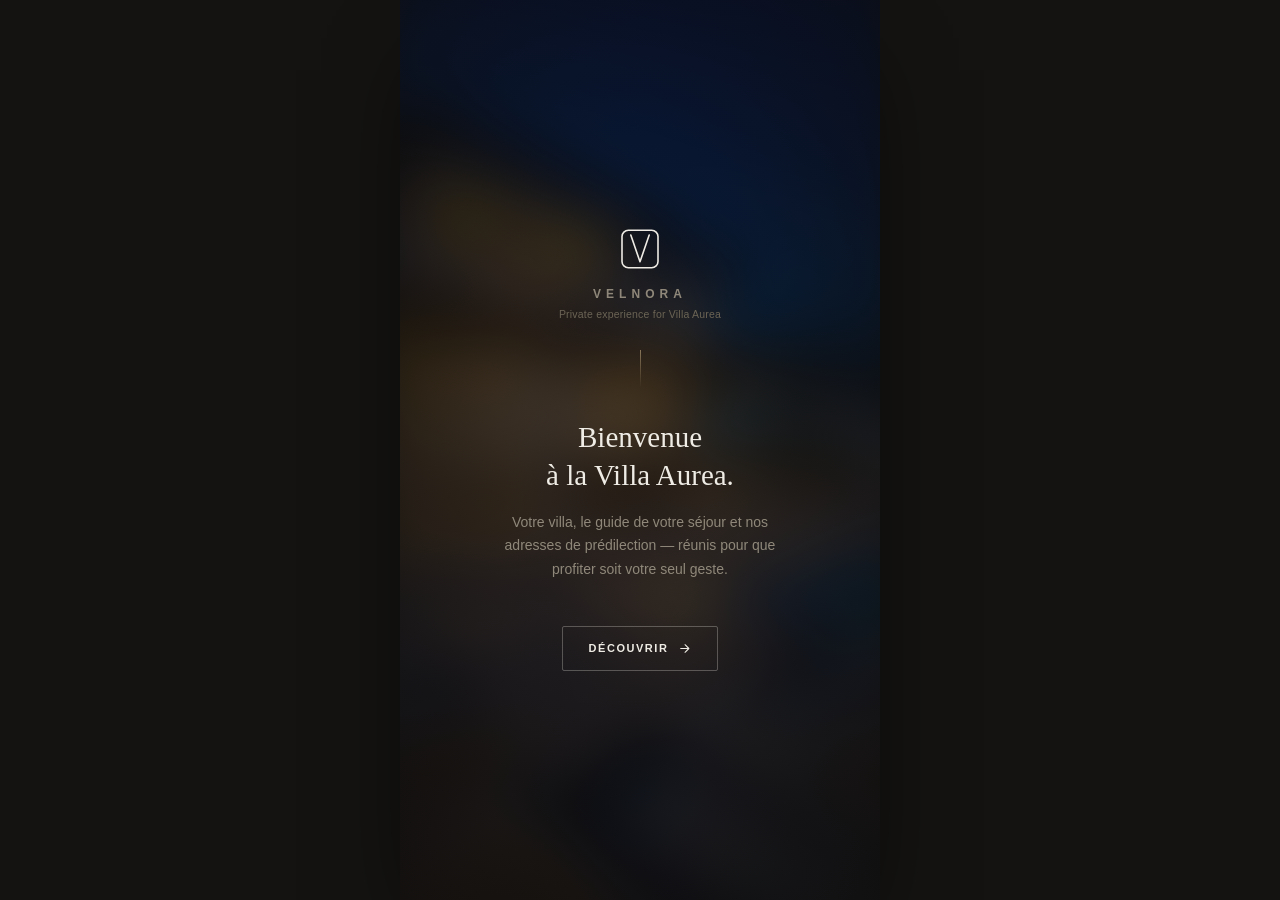
<file: index.html>
<!DOCTYPE html>
<html lang="fr">
<head>
<meta charset="UTF-8">
<meta name="viewport" content="width=device-width, initial-scale=1, viewport-fit=cover">
<meta name="apple-mobile-web-app-capable" content="yes">
<meta name="apple-mobile-web-app-status-bar-style" content="black-translucent">
<title>Velnora — Villa Aurea</title>
<meta http-equiv="refresh" content="0; url=screens/00-intro.html">
<link rel="canonical" href="screens/00-intro.html">
<link rel="preload" as="image" href="assets/images/hero-exterieur.jpg" fetchpriority="high">
<link rel="preload" as="style" href="css/velnora-shared.css">
<style>
  html,body{margin:0;height:100dvh;background:#0d0c0b;display:flex;align-items:center;justify-content:center;overflow:hidden;}
  a{display:inline-flex;width:36px;height:36px;text-decoration:none;}
</style>
</head>
<body>
  <a href="screens/00-intro.html" aria-label="Ouvrir Velnora — Villa Aurea">
    <svg viewBox="0 0 100 100" fill="none" stroke="#efece5" stroke-width="4" stroke-linecap="round" stroke-linejoin="round">
      <rect x="5" y="3" width="90" height="94" rx="16" ry="16"/>
      <path d="M27,15 L50,82 L73,15"/>
    </svg>
  </a>
  <script>location.replace('screens/00-intro.html');</script>
</body>
</html>
</file>
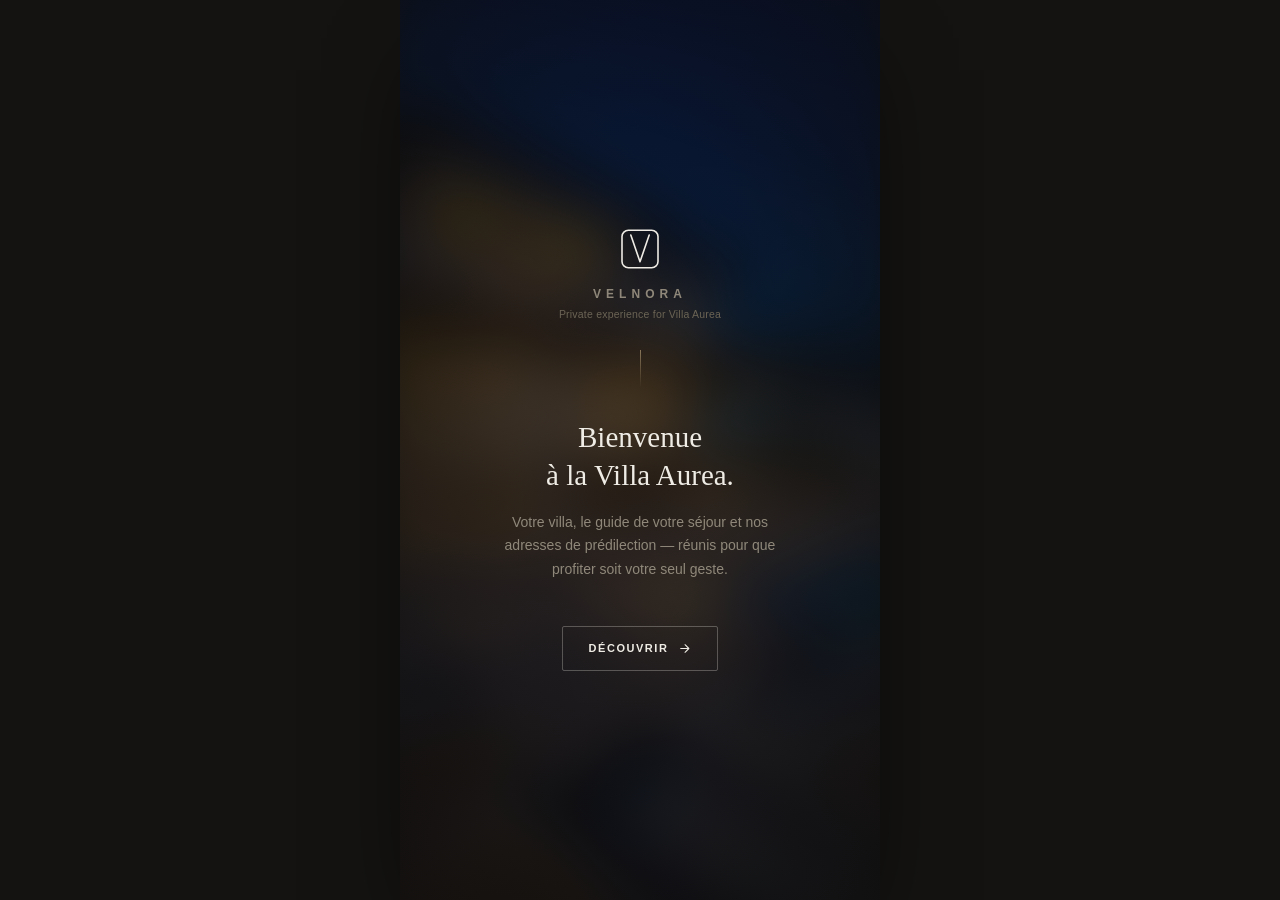
<file: screens/00-intro.html>
<!DOCTYPE html>
<html lang="fr">
<head>
<meta charset="UTF-8">
<style>html{background:#0d0c0b}</style>
<meta name="viewport" content="width=device-width, initial-scale=1, viewport-fit=cover">
<meta name="apple-mobile-web-app-capable" content="yes">
<meta name="apple-mobile-web-app-status-bar-style" content="black-translucent">
<title>Velnora — Villa Aurea</title>
<link rel="stylesheet" href="../css/velnora-shared.css">
<link rel="apple-touch-icon" href="../assets/icon-180.png">
<link rel="icon" href="../assets/favicon-32.png">
<meta name="theme-color" content="#0d0c0b">
<link rel="preload" as="image" href="../assets/images/hero-exterieur.jpg" fetchpriority="high">
<link rel="prefetch" href="01-accueil.html">
<style>
  .device{background:#0d0c0b;}
  .intro-bg{position:absolute;inset:0;overflow:hidden;}
  /* ---- écran de chargement : la photo se "développe" plutôt que d'apparaître —
     même grammaire que .img-blur/velnora-sharpen déjà utilisée ailleurs dans le
     Design System (blur-up), pour que l'attente ressemble à une mise au point,
     pas à un chargement technique. ---- */
  .intro-bg img{position:absolute;inset:-8%;width:116%;height:116%;object-fit:cover;filter:blur(28px) brightness(.5) saturate(.9);opacity:0;animation:bgIn 3400ms var(--ease-signature) 500ms both;}
  .intro-bg .veil{position:absolute;inset:0;background:radial-gradient(130% 100% at 50% 38%, rgba(13,12,11,.35) 0%, rgba(13,12,11,.88) 68%, #0d0c0b 92%, #0d0c0b 100%);}
  @keyframes bgIn{ from{opacity:0; transform:scale(1.055);} to{opacity:1; transform:scale(1);} }

  .intro-stage{position:relative;z-index:2;min-height:100%;display:flex;flex-direction:column;align-items:center;justify-content:center;text-align:center;padding:0 40px;}

  /* Le monogramme paraît seul en premier, sur le fond encore sombre — une
     respiration avant que le reste de la scène ne se révèle, plutôt qu'un
     indicateur de progression. */
  .intro-mono{width:40px;height:40px;opacity:0;animation:logoIn 1300ms cubic-bezier(.16,1,.3,1) 260ms both;}
  @keyframes logoIn{ from{opacity:0; transform:translateY(8px) scale(.94);} to{opacity:1; transform:translateY(0) scale(1);} }

  .intro-word{margin-top:18px;font-family:var(--font-display);font-size:12px;font-weight:600;letter-spacing:.42em;color:var(--stone-dim);opacity:0;animation:softIn 950ms cubic-bezier(.16,1,.3,1) 900ms both;}
  .intro-tagline{margin-top:7px;font-family:var(--font-body);font-size:10.5px;font-weight:300;letter-spacing:.02em;color:var(--guide);opacity:0;animation:softIn 950ms cubic-bezier(.16,1,.3,1) 1080ms both;}

  .intro-rule{width:1px;height:38px;background:linear-gradient(var(--brass-light),transparent);margin:30px 0;transform:scaleY(0);transform-origin:top;opacity:0;animation:ruleIn 900ms cubic-bezier(.16,1,.3,1) 1350ms both;}
  @keyframes ruleIn{ from{transform:scaleY(0);opacity:0;} to{transform:scaleY(1);opacity:.6;} }

  .intro-title{font-family:var(--font-editorial);font-weight:400;font-size:29px;line-height:1.32;color:var(--paper);opacity:0;animation:softIn 1000ms cubic-bezier(.16,1,.3,1) 1700ms both;}
  .intro-lede{margin-top:16px;max-width:290px;font-family:var(--font-body);font-size:14px;font-weight:300;line-height:1.7;color:var(--stone-dim);opacity:0;animation:softIn 1000ms cubic-bezier(.16,1,.3,1) 1980ms both;}

  .intro-cta{margin-top:44px;display:inline-flex;align-items:center;gap:10px;font-family:var(--font-display);font-size:11px;font-weight:600;letter-spacing:.14em;text-transform:uppercase;color:var(--paper);
    border:1px solid rgba(239,236,229,.28);border-radius:2px;padding:15px 26px;cursor:pointer;
    opacity:0;animation:softIn 1000ms cubic-bezier(.16,1,.3,1) 2300ms both;
    transition:border-color var(--duration-standard) var(--ease-signature), background-color var(--duration-standard) var(--ease-signature), transform var(--duration-micro) var(--ease-signature);}
  .intro-cta svg{width:13px;height:13px;transition:transform var(--duration-standard) var(--ease-signature);}
  .intro-cta:active{transform:scale(.97);border-color:var(--brass-light);background:rgba(199,173,130,.08);}
  .intro-cta:active svg{transform:translateX(3px);}

  @keyframes softIn{ from{opacity:0; transform:translateY(10px);} to{opacity:1; transform:translateY(0);} }
  @media (prefers-reduced-motion: reduce){
    .intro-bg img,.intro-mono,.intro-word,.intro-tagline,.intro-rule,.intro-title,.intro-lede,.intro-cta{animation:none !important;opacity:1 !important;}
    .intro-rule{transform:none !important;}
  }

  /* ---- étape concierge : recueil prénom / dates avant l'expérience ----
     Même scène (fond, voile, monogramme), le contenu se substitue en
     douceur à l'accroche d'ouverture — aucun nouvel écran, aucune
     sensation de formulaire : un accueil de conciergerie. */
  #stageIntro{transition:opacity var(--duration-page) var(--ease-signature), transform var(--duration-page) var(--ease-signature);}
  #stageIntro.leaving{opacity:0; transform:translateY(-10px);}

  .welcome-stage{position:relative;z-index:2;min-height:100%;display:flex;flex-direction:column;align-items:center;justify-content:center;padding:0 32px;text-align:center;}
  .welcome-stage[hidden]{display:none;}
  .intro-stage,.welcome-stage{min-height:100dvh;}

  .welcome-eyebrow{font-family:var(--font-display);font-size:10.5px;font-weight:600;letter-spacing:.3em;text-transform:uppercase;color:var(--brass-light);opacity:0;transform:translateY(10px);}
  .welcome-title{margin-top:16px;font-family:var(--font-editorial);font-weight:400;font-size:25px;line-height:1.34;color:var(--paper);opacity:0;transform:translateY(10px);}
  .welcome-lede{margin-top:12px;max-width:280px;font-family:var(--font-body);font-size:13.5px;font-weight:300;line-height:1.65;color:var(--stone-dim);opacity:0;transform:translateY(10px);}

  .welcome-form{margin-top:34px;width:100%;max-width:300px;text-align:left;opacity:0;transform:translateY(10px);}
  .w-field{position:relative;margin-bottom:26px;}
  .w-field label{display:block;font-family:var(--font-display);font-size:9.5px;font-weight:600;letter-spacing:.16em;text-transform:uppercase;color:var(--stone-dim);margin-bottom:10px;}
  .w-field input{width:100%;background:transparent;border:0;border-bottom:1px solid rgba(239,236,229,.24);border-radius:0;padding:4px 2px 10px;font-family:var(--font-body);font-size:16px;font-weight:300;color:var(--paper);transition:border-color var(--duration-standard) var(--ease-signature);-webkit-appearance:none;appearance:none;color-scheme:dark;}
  .w-field input::placeholder{color:var(--guide);font-weight:300;}
  .w-field input:focus{outline:0;border-color:var(--brass-light);}
  .w-field.shake input{border-color:var(--error);}
  @keyframes wShake{ 10%,90%{transform:translateX(-1px);} 30%,70%{transform:translateX(1.5px);} 50%{transform:translateX(-1.5px);} }
  .w-field.shake{animation:wShake 480ms cubic-bezier(.25,.1,.25,1) both;}

  .w-row{display:grid;grid-template-columns:1fr 1fr;gap:18px;}

  .welcome-cta{margin-top:6px;width:100%;display:inline-flex;align-items:center;justify-content:center;gap:10px;font-family:var(--font-display);font-size:11px;font-weight:600;letter-spacing:.14em;text-transform:uppercase;color:var(--ink);
    background:var(--brass-light);border:1px solid var(--brass-light);border-radius:2px;padding:16px 26px;cursor:pointer;
    transition:transform var(--duration-micro) var(--ease-signature), background-color var(--duration-standard) var(--ease-signature);}
  .welcome-cta svg{width:13px;height:13px;transition:transform var(--duration-standard) var(--ease-signature);}
  .welcome-cta:active{transform:scale(.97); background:var(--brass);}
  .welcome-cta:active svg{transform:translateX(3px);}

  .welcome-note{margin-top:18px;font-family:var(--font-body);font-size:11px;font-weight:300;color:var(--stone-dim);opacity:0;}

  .welcome-stage.active .welcome-eyebrow{animation:softIn 800ms cubic-bezier(.16,1,.3,1) 80ms both;}
  .welcome-stage.active .welcome-title{animation:softIn 900ms cubic-bezier(.16,1,.3,1) 220ms both;}
  .welcome-stage.active .welcome-lede{animation:softIn 900ms cubic-bezier(.16,1,.3,1) 380ms both;}
  .welcome-stage.active .welcome-form{animation:softIn 900ms cubic-bezier(.16,1,.3,1) 540ms both;}
  .welcome-stage.active .welcome-note{animation:softIn 900ms cubic-bezier(.16,1,.3,1) 720ms both;}
  @media (prefers-reduced-motion: reduce){
    .welcome-stage.active .welcome-eyebrow,.welcome-stage.active .welcome-title,.welcome-stage.active .welcome-lede,.welcome-stage.active .welcome-form,.welcome-stage.active .welcome-note{animation:none !important;opacity:1 !important;transform:none !important;}
  }
</style>
</head>
<body>

<div class="device">
  <div class="intro-bg">
    <img src="../assets/images/hero-exterieur.jpg" alt="" fetchpriority="high" decoding="async">
    <div class="veil"></div>
  </div>

  <div class="intro-stage" id="stageIntro">
    <div class="intro-mono">
      <svg class="mono-svg" viewBox="0 0 100 100" fill="none" stroke="#efece5" stroke-width="4" stroke-linecap="round" stroke-linejoin="round">
        <rect x="5" y="3" width="90" height="94" rx="16" ry="16"/>
        <path d="M27,15 L50,82 L73,15"/>
      </svg>
    </div>
    <div class="intro-word">VELNORA</div>
    <div class="intro-tagline">Private experience for Villa Aurea</div>

    <div class="intro-rule"></div>

    <div class="intro-title">Bienvenue<br>à la Villa Aurea.</div>
    <div class="intro-lede">Votre villa, le guide de votre séjour et nos adresses de prédilection — réunis pour que profiter soit votre seul geste.</div>

    <div class="intro-cta" onclick="handleDiscover()">
      Découvrir
      <svg viewBox="0 0 24 24" fill="none" stroke="currentColor" stroke-width="2"><path d="M5 12h14M13 5l7 7-7 7"/></svg>
    </div>
  </div>

  <div class="welcome-stage" id="stageWelcome" hidden>
    <div class="welcome-eyebrow">Avant votre arrivée</div>
    <div class="welcome-title">Quelques mots,<br>avant de vous installer.</div>
    <div class="welcome-lede">Le temps de composer votre séjour sur mesure à la Villa Aurea.</div>

    <div class="welcome-form">
      <div class="w-field" id="fFirstName">
        <label for="gFirstName">Prénom</label>
        <input type="text" id="gFirstName" placeholder="Votre prénom" autocomplete="given-name">
      </div>
      <div class="w-row">
        <div class="w-field" id="fArrival">
          <label for="gArrival">Arrivée</label>
          <input type="date" id="gArrival">
        </div>
        <div class="w-field" id="fDeparture">
          <label for="gDeparture">Départ</label>
          <input type="date" id="gDeparture">
        </div>
      </div>

      <div class="welcome-cta" onclick="handleGuestSubmit()">
        Accéder à mon séjour
        <svg viewBox="0 0 24 24" fill="none" stroke="currentColor" stroke-width="2"><path d="M5 12h14M13 5l7 7-7 7"/></svg>
      </div>
    </div>

    <div class="welcome-note">Stéphane et son équipe vous attendent.</div>
  </div>
</div>

<script>
  function getGuest(){
    try{
      const raw = localStorage.getItem('velnoraGuest');
      return raw ? JSON.parse(raw) : null;
    }catch(e){ return null; }
  }

  function handleDiscover(){
    // Un voyageur déjà identifié (retour sur le lien) n'a pas à ressaisir
    // ses informations : l'accueil concierge ne se présente qu'une fois.
    const guest = getGuest();
    if (guest && guest.firstName && guest.arrival && guest.departure){
      location.href = '01-accueil.html';
      return;
    }
    const intro = document.getElementById('stageIntro');
    const welcome = document.getElementById('stageWelcome');
    intro.classList.add('leaving');
    setTimeout(() => {
      intro.style.display = 'none';
      welcome.hidden = false;
      requestAnimationFrame(() => welcome.classList.add('active'));
    }, 560);
  }

  function handleGuestSubmit(){
    const first = document.getElementById('gFirstName').value.trim();
    const arrival = document.getElementById('gArrival').value;
    const departure = document.getElementById('gDeparture').value;

    const fields = { fFirstName: first, fArrival: arrival, fDeparture: departure };
    let firstInvalid = null;
    Object.keys(fields).forEach(id => {
      const el = document.getElementById(id);
      if (!fields[id]){
        el.classList.remove('shake');
        void el.offsetWidth;
        el.classList.add('shake');
        if (!firstInvalid) firstInvalid = el;
      } else {
        el.classList.remove('shake');
      }
    });
    if (firstInvalid){
      if (navigator.vibrate) navigator.vibrate(8);
      firstInvalid.querySelector('input').focus();
      return;
    }
    if (arrival && departure && departure < arrival){
      const dep = document.getElementById('fDeparture');
      dep.classList.remove('shake'); void dep.offsetWidth; dep.classList.add('shake');
      if (navigator.vibrate) navigator.vibrate(8);
      return;
    }

    try{
      localStorage.setItem('velnoraGuest', JSON.stringify({ firstName: first, arrival, departure }));
    }catch(e){ /* stockage indisponible : l'expérience reste accessible avec les valeurs par défaut */ }

    if (navigator.vibrate) navigator.vibrate(8);
    location.href = '01-accueil.html';
  }
</script>

</body>
</html>
</file>
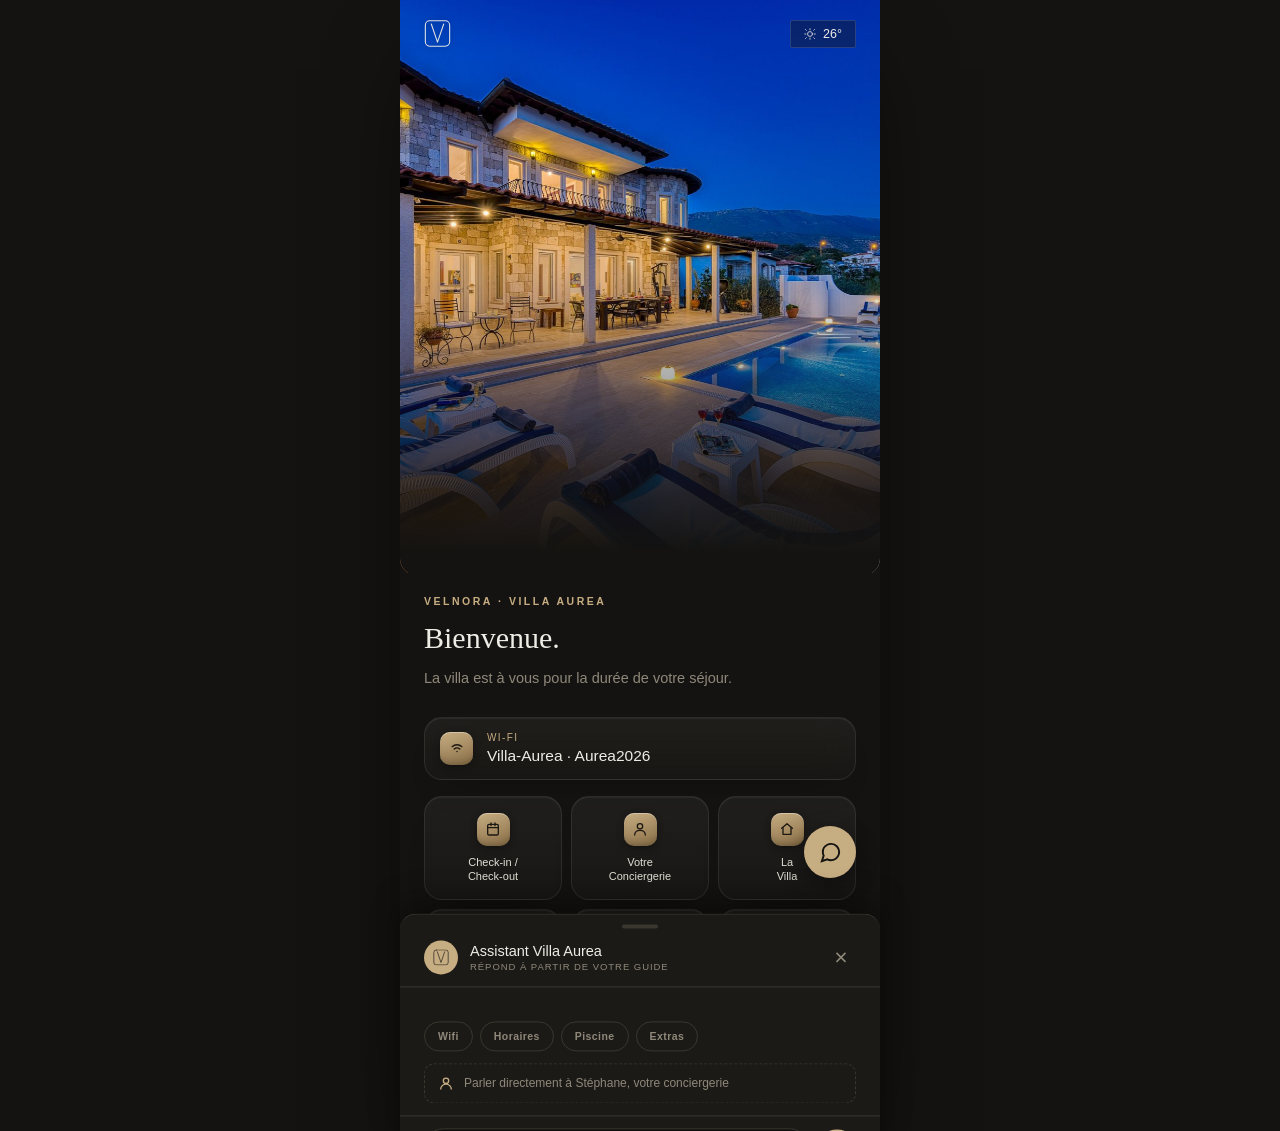
<file: screens/01-accueil.html>
<!DOCTYPE html>
<html lang="fr">
<head>
<meta charset="UTF-8">
<style>html{background:#141311}</style>
<meta name="viewport" content="width=device-width, initial-scale=1, viewport-fit=cover">
<meta name="apple-mobile-web-app-capable" content="yes">
<meta name="apple-mobile-web-app-status-bar-style" content="black-translucent">
<title>Velnora — Villa Aurea — Accueil</title>
<link rel="stylesheet" href="../css/velnora-shared.css">
<link rel="apple-touch-icon" href="../assets/icon-180.png">
<link rel="icon" href="../assets/favicon-32.png">
<meta name="theme-color" content="#141311">
<link rel="preconnect" href="https://api.open-meteo.com">
<style>
  .hero-block{position:relative;height:64vh;min-height:460px;max-height:680px;overflow:hidden;border-radius:0 0 18px 18px;flex-shrink:0;background:var(--ink) url([data-uri]) center/cover;transform:translateZ(0);isolation:isolate;}
  .hero-photo{position:absolute;inset:-4%;width:108%;height:108%;object-fit:cover;object-position:center 58%;will-change:transform;transform:translateZ(0);backface-visibility:hidden;}
  .hero-block .plate{position:absolute;inset:0;background:linear-gradient(180deg, rgba(10,9,8,0) 0%, rgba(10,9,8,0) 35%, rgba(10,9,8,.12) 52%, rgba(11,10,9,.32) 65%, rgba(12,11,10,.58) 76%, rgba(13,12,11,.82) 86%, var(--ink) 96%, var(--ink) 100%);}

  .topbar{position:fixed;top:0;left:0;right:0;z-index:5;display:flex;justify-content:space-between;align-items:flex-start;padding:calc(env(safe-area-inset-top,0px) + 20px) var(--space-5) 0;}
  @media (min-width:720px){
    .topbar{left:50%;right:auto;margin-left:-240px;width:100%;max-width:480px;}
  }
  .monogram{width:27px;height:27px;opacity:.94;filter:drop-shadow(0 1px 3px rgba(0,0,0,.4));}

  .weather-chip{display:flex;align-items:center;gap:6px;font-family:var(--font-display);font-size:12.5px;font-weight:500;color:var(--paper);background:rgba(20,19,17,.4);border:1px solid rgba(239,236,229,.14);border-radius:2px;padding:6px 12px;backdrop-filter:blur(8px);-webkit-backdrop-filter:blur(8px);}
  .weather-chip svg{width:14px;height:14px;opacity:.85;}

  .body-col{position:relative;z-index:1;margin-top:-3px;background:var(--ink);padding:22px var(--space-5) calc(env(safe-area-inset-bottom,0px) + 40px);}

  .phase-eyebrow{font-family:var(--font-display);font-size:10.5px;letter-spacing:.24em;text-transform:uppercase;color:var(--brass-light);margin:0 0 12px;font-weight:600;}
  .phase-message{font-family:var(--font-editorial);font-weight:400;font-size:30px;line-height:1.25;color:var(--paper);margin:0 0 10px;}
  .phase-submessage{font-family:var(--font-body);font-weight:300;font-size:14.5px;line-height:1.55;color:var(--stone-dim);margin:0 0 28px;max-width:320px;}

  .primary-action{display:flex;align-items:center;gap:14px;padding:14px 15px;margin-bottom:var(--space-4);cursor:pointer;}
  .primary-action .txt{flex:1;min-width:0;}
  .primary-action .eb{font-family:var(--font-display);font-size:10px;letter-spacing:.14em;text-transform:uppercase;color:var(--brass-light);margin-bottom:4px;}
  .primary-action .val{font-family:var(--font-body);font-size:15.5px;font-weight:400;color:var(--paper);}

  .quick-access{display:grid;grid-template-columns:repeat(3,1fr);gap:9px;}
  .qa-item{display:flex;flex-direction:column;align-items:center;justify-content:center;gap:10px;min-height:88px;padding:16px 6px;cursor:pointer;}
  .qa-item .glass-icon{transition:transform var(--duration-micro) var(--ease-signature);}
  .qa-item:active .glass-icon{transform:scale(.94);}
  .qa-item .lbl{font-family:var(--font-body);font-size:11px;font-weight:400;color:var(--paper-2);text-align:center;line-height:1.25;}

  .depart-row{display:flex;align-items:center;gap:14px;padding:13px 15px;margin-top:var(--space-4);cursor:pointer;}
  .depart-row .txt{flex:1;min-width:0;}
  .depart-row .eb{font-family:var(--font-display);font-size:9.5px;letter-spacing:.12em;text-transform:uppercase;color:var(--stone-dim);margin-bottom:3px;}
  .depart-row .val{font-family:var(--font-body);font-size:14px;font-weight:400;color:var(--paper-2);}
  .depart-row .chev{width:16px;height:16px;flex-shrink:0;color:var(--stone-dim);}
</style>
</head>
<body>

<div class="device">
  <div class="scroll-area" id="scroll">

    <div class="hero-block">
      <img class="hero-photo" src="../assets/images/hero-exterieur.jpg" alt="Vue extérieure de la Villa Aurea, Presqu'île de Giens" fetchpriority="high" decoding="async">
      <div class="plate"></div>
      <div class="topbar">
        <div class="monogram">
          <svg class="mono-svg" viewBox="0 0 100 100" fill="none" stroke="#efece5" stroke-width="4" stroke-linecap="round" stroke-linejoin="round">
            <rect x="5" y="3" width="90" height="94" rx="16" ry="16"/>
            <path d="M27,15 L50,82 L73,15"/>
          </svg>
        </div>
        <div class="weather-chip enter" id="weatherChip">
          <svg viewBox="0 0 24 24" fill="none" stroke="currentColor" stroke-width="1.6"><circle cx="12" cy="12" r="4.2"/><path d="M12 3v2M12 19v2M4.2 4.2l1.4 1.4M18.4 18.4l1.4 1.4M3 12h2M19 12h2M4.2 19.8l1.4-1.4M18.4 5.6l1.4-1.4"/></svg>
          <span class="wc-temp">26°</span>
        </div>
      </div>
    </div>

    <div class="body-col">
      <div class="phase-eyebrow enter">Velnora · Villa Aurea</div>
      <div class="phase-message enter enter-1" id="phaseMessage" style="visibility:hidden">Bienvenue.</div>
      <div class="phase-submessage enter enter-2" id="phaseSubmessage" style="visibility:hidden">La villa est à vous pour la durée de votre séjour.</div>

      <div class="primary-action glass-card enter enter-3" onclick="location.href='02-wifi-acces.html'">
        <div class="glass-icon"><svg viewBox="0 0 24 24" fill="none" stroke="currentColor" stroke-width="2"><circle cx="12" cy="17.2" r="1.1" fill="currentColor" stroke="none"/><path d="M7.8 13.6a6 6 0 0 1 8.4 0"/><path d="M4.6 10a11 11 0 0 1 14.8 0"/></svg></div>
        <div class="txt"><div class="eb">Wi-Fi</div><div class="val">Villa-Aurea · Aurea2026</div></div>
      </div>

      <div class="quick-access enter enter-4">
        <div class="qa-item glass-card" onclick="location.href='03-checkin-checkout.html'">
          <div class="glass-icon"><svg viewBox="0 0 24 24" fill="none" stroke="currentColor" stroke-width="2"><rect x="4" y="5" width="16" height="16" rx="2"/><path d="M4 10h16M9 3v4M15 3v4"/></svg></div>
          <div class="lbl">Check-in /<br>Check-out</div>
        </div>
        <div class="qa-item glass-card" onclick="location.href='04-contacts-utiles.html'">
          <div class="glass-icon"><svg viewBox="0 0 24 24" fill="none" stroke="currentColor" stroke-width="2"><circle cx="12" cy="8" r="4"/><path d="M4 21c0-4.4 3.6-7 8-7s8 2.6 8 7"/></svg></div>
          <div class="lbl">Votre<br>Conciergerie</div>
        </div>
        <div class="qa-item glass-card" onclick="location.href='06-la-propriete.html'">
          <div class="glass-icon"><svg viewBox="0 0 24 24" fill="none" stroke="currentColor" stroke-width="2"><path d="M4 11 12 4l8 7"/><path d="M6 10v10h12V10"/></svg></div>
          <div class="lbl">La<br>Villa</div>
        </div>
        <div class="qa-item glass-card" onclick="location.href='05-guide-pratique.html'">
          <div class="glass-icon"><svg viewBox="0 0 24 24" fill="none" stroke="currentColor" stroke-width="2"><rect x="5" y="3" width="14" height="18" rx="2"/><path d="M9 8h6M9 12h6M9 16h3"/></svg></div>
          <div class="lbl">Guide de<br>la Villa</div>
        </div>
        <div class="qa-item glass-card" onclick="location.href='07-recommandations.html'">
          <div class="glass-icon"><svg viewBox="0 0 24 24" fill="none" stroke="currentColor" stroke-width="2"><circle cx="12" cy="9" r="4"/><path d="M9.2 12.4 7 20l5-2.6 5 2.6-2.2-7.6"/></svg></div>
          <div class="lbl">Sélection<br>Stéphane</div>
        </div>
        <div class="qa-item glass-card" onclick="location.href='09-extras.html'">
          <div class="glass-icon"><svg viewBox="0 0 24 24" fill="none" stroke="currentColor" stroke-width="2"><path d="M12 4v4M12 16v4M4 12h4M16 12h4M6.3 6.3l2.4 2.4M15.3 15.3l2.4 2.4M17.7 6.3l-2.4 2.4M8.7 15.3l-2.4 2.4"/></svg></div>
          <div class="lbl">Extras &amp;<br>Services</div>
        </div>
      </div>

      <div class="depart-row glass-card enter enter-5" onclick="location.href='08-depart.html'">
        <div class="glass-icon"><svg viewBox="0 0 24 24" fill="none" stroke="currentColor" stroke-width="2"><path d="M9 4H5v16h4M9 12h11M16 8l4 4-4 4"/></svg></div>
        <div class="txt"><div class="eb">Avant de partir</div><div class="val">Consulter les consignes de départ</div></div>
        <svg class="chev" viewBox="0 0 24 24" fill="none" stroke="currentColor" stroke-width="2"><path d="M9 5l7 7-7 7"/></svg>
      </div>
    </div>

  </div>
</div>

<script src="../js/velnora-shared.js"></script>
<script>
  // Personnalisation en tout premier : l'écran reste masqué (voir
  // style="visibility:hidden" sur les deux blocs ci-dessus) jusqu'à ce
  // que le bon contenu soit déterminé, pour ne jamais afficher, même
  // brièvement, un texte par défaut ou un prénom qui n'est pas le vôtre.
  function getGreeting(){
    const h = new Date().getHours();
    if (h < 12) return 'Bonjour';
    if (h < 18) return 'Bon après-midi';
    return 'Bonsoir';
  }

  (function personalize(){
    const msgEl = document.getElementById('phaseMessage');
    const subEl = document.getElementById('phaseSubmessage');

    let guest = null;
    try{ guest = JSON.parse(localStorage.getItem('velnoraGuest') || 'null'); }catch(e){}

    // Séjour terminé : on garde le même écran (aucun nouvel écran, aucune
    // suppression d'accès) mais le message d'accueil laisse place à une
    // formule de clôture, sobre et toujours élégante. La navigation reste
    // entièrement fonctionnelle en dessous — une propriété peut très bien
    // choisir de laisser le lien ouvert au-delà du séjour.
    if (guest && guest.departure && typeof isStayEnded === 'function' && isStayEnded(guest.departure)){
      const d = new Date(guest.departure + 'T00:00:00');
      const formatted = !isNaN(d) ? new Intl.DateTimeFormat('fr-FR', { day:'numeric', month:'long' }).format(d) : null;
      if (msgEl) msgEl.textContent = 'Votre séjour à la Villa Aurea s’est achevé.';
      if (subEl) subEl.textContent = formatted
        ? 'Cette expérience vous était réservée jusqu\'au ' + formatted + '.'
        : 'Cette expérience était réservée à la durée de votre séjour.';
    } else {
      const name = (guest && guest.firstName ? guest.firstName.trim() : null);
      if (msgEl) msgEl.textContent = name
        ? getGreeting() + ', ' + name.charAt(0).toUpperCase() + name.slice(1) + '.'
        : 'Bienvenue.';

      if (subEl){
        const d = guest && guest.departure ? new Date(guest.departure + 'T00:00:00') : null;
        subEl.textContent = (d && !isNaN(d))
          ? "La villa est à vous jusqu'au " + new Intl.DateTimeFormat('fr-FR', { day:'numeric', month:'long' }).format(d) + '.'
          : 'La villa est à vous pour la durée de votre séjour.';
      }
    }

    if (msgEl) msgEl.style.visibility = 'visible';
    if (subEl) subEl.style.visibility = 'visible';
  })();

  initAssistant();
  // Presqu'île de Giens, Hyères — coordonnées de la propriété pilote.
  initWeather(43.0388, 6.1305);

  // Parallax discret : la photo suit le scroll dès le chargement (le
  // bandeau logo/météo reste fixe en haut de l'écran, en position:fixed
  // géré nativement par le navigateur — aussi fluide que le bouton Accueil).
  (function heroParallax(){
    const photo = document.querySelector('.hero-photo');
    if (!photo) return;
    let ticking = false;
    function update(){
      const y = window.scrollY || document.documentElement.scrollTop || 0;
      photo.style.transform = `translate3d(0, ${y * 0.35}px, 0) scale(${1 + Math.min(y, 200) * 0.0007})`;
      ticking = false;
    }
    update();
    window.addEventListener('scroll', () => { if (!ticking){ ticking = true; requestAnimationFrame(update); } }, {passive:true});
  })();
</script>

</body>
</html>
</file>
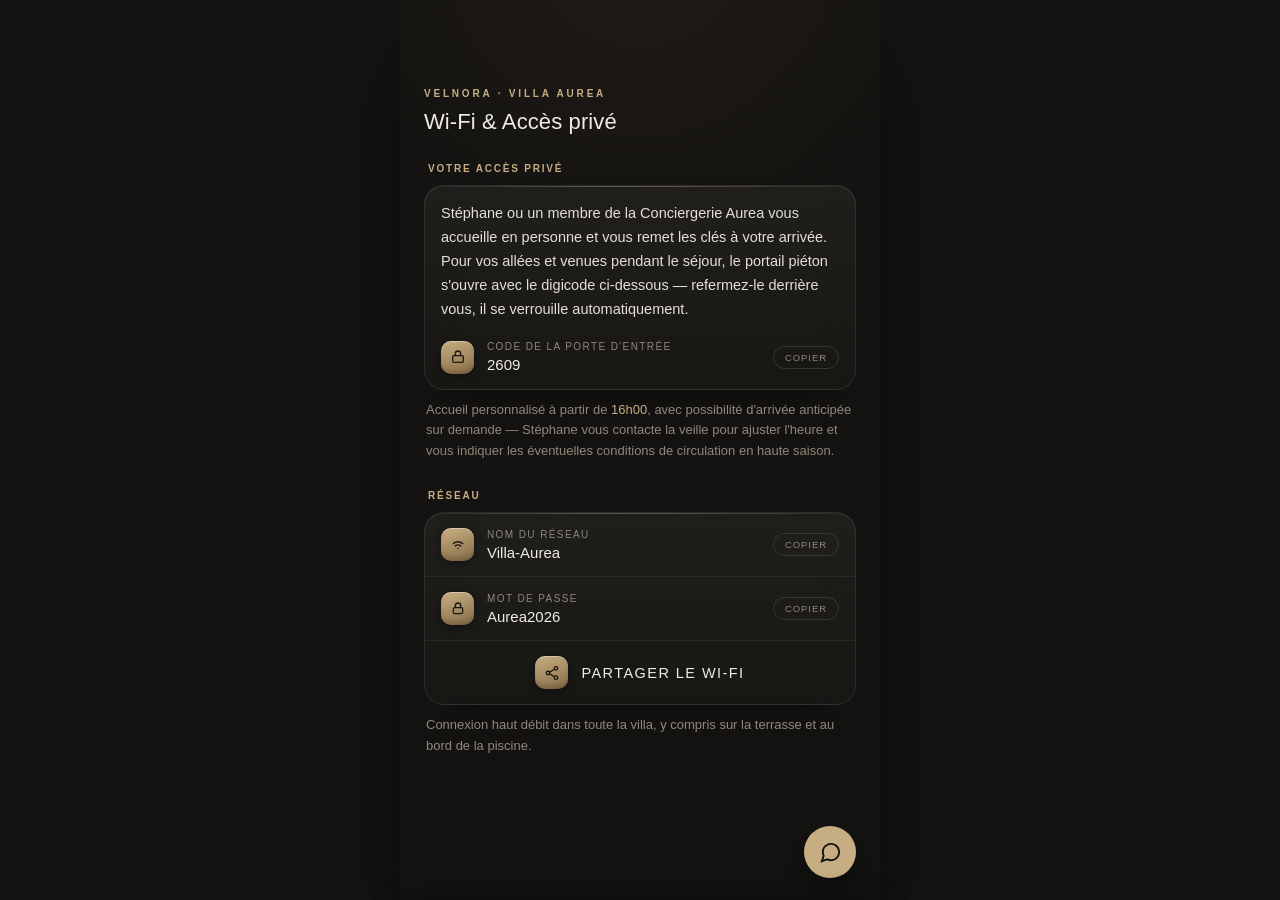
<file: screens/02-wifi-acces.html>
<!DOCTYPE html>
<html lang="fr">
<head>
<meta charset="UTF-8">
<style>html{background:#211c17}</style>
<meta name="viewport" content="width=device-width, initial-scale=1, viewport-fit=cover">
<meta name="apple-mobile-web-app-capable" content="yes">
<meta name="apple-mobile-web-app-status-bar-style" content="black-translucent">
<title>Velnora — Villa Aurea — Wi-Fi &amp; Accès privé</title>
<link rel="stylesheet" href="../css/velnora-shared.css">
<link rel="apple-touch-icon" href="../assets/icon-180.png">
<link rel="icon" href="../assets/favicon-32.png">
<meta name="theme-color" content="#211c17">
<style>
  .device{background:
    radial-gradient(120% 70% at 50% -10%, #211c17 0%, var(--ink) 55%);
  }
  .access-note{font-family:var(--font-body);font-size:13px;font-weight:300;color:var(--stone-dim);padding:0 2px;margin-top:10px;line-height:1.6;}
  .access-note b{color:var(--brass-light);font-weight:400;}
  .proc-text{font-family:var(--font-body);font-size:14.5px;font-weight:300;line-height:1.65;color:var(--paper-2);padding:16px 16px 4px;}
  .wifi-row{display:flex;align-items:center;gap:13px;padding:15px 16px;cursor:pointer;}
  .wifi-row .txt{flex:1;min-width:0;}
  .wifi-row .eb{font-family:var(--font-display);font-size:10px;letter-spacing:.14em;text-transform:uppercase;color:var(--stone-dim);margin-bottom:4px;}
  .wifi-row .val{font-family:var(--font-body);font-size:15px;font-weight:400;color:var(--paper);word-break:break-word;}
  .wifi-row .copy-pill{margin-left:auto;}
  .share-row{display:flex;align-items:center;gap:13px;padding:15px 16px;cursor:pointer;font-family:var(--font-body);font-size:14.5px;font-weight:400;color:var(--paper);}
  .wifi-row + .wifi-row,.wifi-row + .share-row{border-top:1px solid rgba(239,236,229,.07);}
  .wifi-row:active .copy-pill,.wifi-row.copied .copy-pill{color:var(--ink);background:var(--brass-light);border-color:var(--brass-light);}
  .wifi-row:active,.share-row:active{transform:scale(.985);transition:transform 110ms var(--ease-signature);}
  @media (hover:hover) and (pointer:fine){ .wifi-row:active,.share-row:active{transform:none;} }
</style>
</head>
<body>

<div class="device">
  <div class="scroll-area" id="scroll">
    <div class="back-affordance" id="back" onclick="location.href='01-accueil.html'">
      <svg viewBox="0 0 24 24" fill="none" stroke="currentColor" stroke-width="2"><path d="M15 5 L8 12 L15 19"/></svg>
      Accueil
    </div>

    <div class="page-head">
      <div class="page-col">
        <div class="screen-eyebrow enter">Velnora · Villa Aurea</div>
        <h1 class="screen-title enter enter-1">Wi-Fi &amp; Accès privé</h1>

        <div class="glass-group-label enter enter-2">Votre accès privé</div>
        <div class="glass-group enter enter-2">
          <div class="proc-text">Stéphane ou un membre de la Conciergerie Aurea vous accueille en personne et vous remet les clés à votre arrivée. Pour vos allées et venues pendant le séjour, le portail piéton s'ouvre avec le digicode ci-dessous — refermez-le derrière vous, il se verrouille automatiquement.</div>
          <div class="wifi-row" onclick="copyValue(this)">
            <div class="glass-icon"><svg viewBox="0 0 24 24" fill="none" stroke="currentColor" stroke-width="2"><rect x="4" y="10" width="16" height="10" rx="2"/><path d="M8 10V7a4 4 0 0 1 8 0v3"/></svg></div>
            <div class="txt"><div class="eb">Code de la porte d'entrée</div><div class="val">2609</div></div>
            <div class="copy-pill">Copier</div>
          </div>
        </div>
        <div class="access-note enter enter-3">Accueil personnalisé à partir de <b>16h00</b>, avec possibilité d'arrivée anticipée sur demande — Stéphane vous contacte la veille pour ajuster l'heure et vous indiquer les éventuelles conditions de circulation en haute saison.</div>

        <div class="glass-group-label enter enter-3">Réseau</div>
        <div class="glass-group enter enter-3">
          <div class="wifi-row" onclick="copyValue(this)">
            <div class="glass-icon"><svg viewBox="0 0 24 24" fill="none" stroke="currentColor" stroke-width="2"><circle cx="12" cy="17.2" r="1.1" fill="currentColor" stroke="none"/><path d="M7.8 13.6a6 6 0 0 1 8.4 0"/><path d="M4.6 10a11 11 0 0 1 14.8 0"/></svg></div>
            <div class="txt"><div class="eb">Nom du réseau</div><div class="val">Villa-Aurea</div></div>
            <div class="copy-pill">Copier</div>
          </div>
          <div class="wifi-row" onclick="copyValue(this)">
            <div class="glass-icon"><svg viewBox="0 0 24 24" fill="none" stroke="currentColor" stroke-width="2"><rect x="5" y="10" width="14" height="9" rx="2"/><path d="M8 10V7a4 4 0 0 1 8 0v3"/></svg></div>
            <div class="txt"><div class="eb">Mot de passe</div><div class="val">Aurea2026</div></div>
            <div class="copy-pill">Copier</div>
          </div>
          <div class="share-row" onclick="shareWifi(this, 'Villa-Aurea', 'Aurea2026')">
            <div class="glass-icon"><svg viewBox="0 0 24 24" fill="none" stroke="currentColor" stroke-width="2"><circle cx="18" cy="5" r="2.6"/><circle cx="6" cy="12" r="2.6"/><circle cx="18" cy="19" r="2.6"/><path d="M8.3 10.6l7.4-4.2M8.3 13.4l7.4 4.2"/></svg></div>
            Partager le Wi-Fi
          </div>
        </div>
        <div class="access-note enter enter-3">Connexion haut débit dans toute la villa, y compris sur la terrasse et au bord de la piscine.</div>
      </div>
    </div>
  </div>
</div>

<script src="../js/velnora-shared.js"></script>
<script>
  initAssistant();
  // Pas de recul au défilement ici : écran court, back-affordance reste fixe en permanence
  // (comportement réservé aux écrans à défilement long : Check-in/Check-out, Contacts utiles,
  // Guide pratique, La propriété, Recommandations locales — cf. js/velnora-shared.js).
</script>

</body>
</html>
</file>
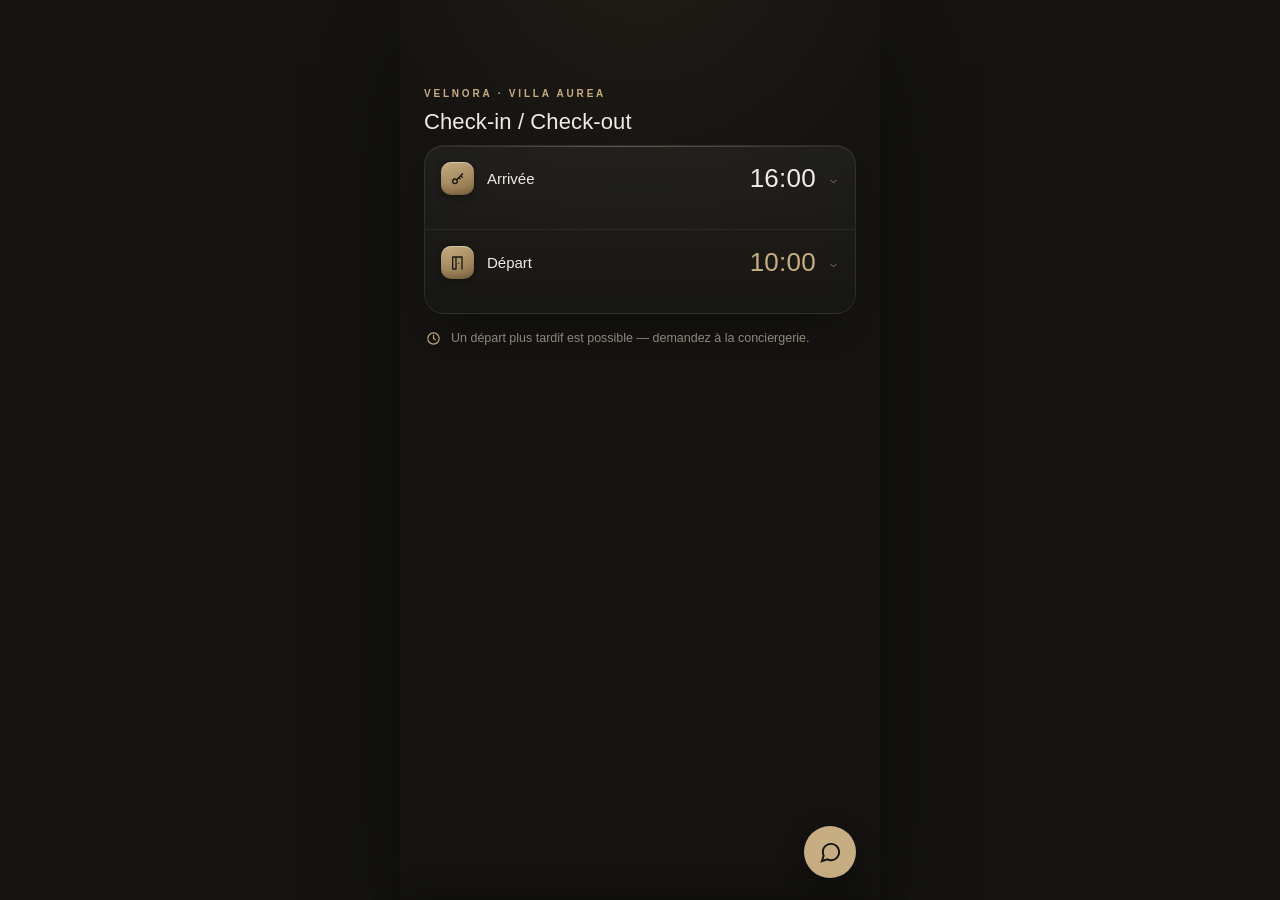
<file: screens/03-checkin-checkout.html>
<!DOCTYPE html>
<html lang="fr">
<head>
<meta charset="UTF-8">
<style>html{background:#211c17}</style>
<meta name="viewport" content="width=device-width, initial-scale=1, viewport-fit=cover">
<meta name="apple-mobile-web-app-capable" content="yes">
<meta name="apple-mobile-web-app-status-bar-style" content="black-translucent">
<title>Velnora — Villa Aurea — Check-in / Check-out</title>
<link rel="stylesheet" href="../css/velnora-shared.css">
<link rel="apple-touch-icon" href="../assets/icon-180.png">
<link rel="icon" href="../assets/favicon-32.png">
<meta name="theme-color" content="#211c17">
<style>
  .device{background:radial-gradient(120% 70% at 50% -10%, #211c17 0%, var(--ink) 55%);}
  .time-row{display:flex;align-items:center;justify-content:space-between;padding:16px 16px;cursor:pointer;}
  .glass-group .acc-item{border-top-color:rgba(239,236,229,.07);}
  .time-lbl{font-family:var(--font-body);font-size:15px;font-weight:400;color:var(--paper);}
  .time-val{font-family:var(--font-display);font-size:26px;font-weight:500;color:var(--paper);letter-spacing:.01em;}
  .time-val.emph{color:var(--brass-light);}
  .acc-chev-time{width:11px;height:11px;margin-left:12px;flex-shrink:0;transition:transform var(--duration-standard) var(--ease-signature);opacity:.6;}
  .acc-item.open .acc-chev-time{transform:rotate(180deg);}
  .late-note{display:flex;align-items:center;gap:10px;padding:14px 2px 2px;font-family:var(--font-body);font-size:12.5px;font-weight:300;color:var(--stone-dim);line-height:1.6;cursor:pointer;}
  .late-note svg{width:15px;height:15px;flex-shrink:0;color:var(--brass-light);}
  .stay-range{margin-top:6px;font-family:var(--font-body);font-size:13px;font-weight:300;color:var(--stone-dim);}
  .stay-range:empty{display:none;}
</style>
</head>
<body>

<div class="device">
  <div class="scroll-area" id="scroll">
    <div class="back-affordance" id="back" onclick="location.href='01-accueil.html'"><svg viewBox="0 0 24 24" fill="none" stroke="currentColor" stroke-width="2"><path d="M15 5 L8 12 L15 19"/></svg>Accueil</div>

    <div class="page-head">
      <div class="page-col">
        <div class="screen-eyebrow enter">Velnora · Villa Aurea</div>
        <h1 class="screen-title enter enter-1">Check-in / Check-out</h1>
        <div class="stay-range enter enter-1" id="stayRange"></div>

        <div style="margin-top:10px;" class="enter enter-2">
          <div class="glass-group">
            <div class="acc-item">
              <div class="time-row" onclick="toggleAccordion(this)">
                <span style="display:flex;align-items:center;gap:13px;">
                  <span class="glass-icon"><svg viewBox="0 0 24 24" fill="none" stroke="currentColor" stroke-width="2"><circle cx="7.5" cy="15.5" r="3.5"/><path d="M10 13 19 4M16 7l2.5 2.5M13.2 9.8l2 2"/></svg></span>
                  <span class="time-lbl">Arrivée</span>
                </span>
                <span style="display:flex;align-items:baseline;"><span class="time-val">16:00</span><svg class="acc-chev-time" viewBox="0 0 24 24" fill="none" stroke="currentColor" stroke-width="2"><path d="M6 9l6 6 6-6"/></svg></span>
              </div>
              <div class="acc-body"><div class="acc-body-in" style="padding-left:63px;">Stéphane ou un membre de son équipe vous attend sur place pour vous remettre les clés en main propre et vous faire faire un tour rapide de la villa : tablette Tydom, piscine, sauna et petites habitudes de la maison. Comptez quinze minutes, dans la bonne humeur.</div></div>
            </div>

            <div class="acc-item">
              <div class="time-row" onclick="toggleAccordion(this)">
                <span style="display:flex;align-items:center;gap:13px;">
                  <span class="glass-icon"><svg viewBox="0 0 24 24" fill="none" stroke="currentColor" stroke-width="2"><path d="M9 21V3h9v18M9 21H4M9 3H4v18"/><circle cx="13" cy="12.5" r="1" fill="currentColor" stroke="none"/></svg></span>
                  <span class="time-lbl">Départ</span>
                </span>
                <span style="display:flex;align-items:baseline;"><span class="time-val emph">10:00</span><svg class="acc-chev-time" viewBox="0 0 24 24" fill="none" stroke="currentColor" stroke-width="2"><path d="M6 9l6 6 6-6"/></svg></span>
              </div>
              <div class="acc-body"><div class="acc-body-in" style="padding-left:63px;">Le ménage de fin de séjour est déjà pris en charge — inutile de tout ranger. Laissez simplement les clés sur la console de l'entrée et refermez la porte à clé ; si Stéphane est disponible, il passe volontiers vous saluer avant votre départ.</div></div>
            </div>
          </div>
        </div>

        <div class="late-note enter enter-3" onclick="location.href='04-contacts-utiles.html'">
          <svg viewBox="0 0 24 24" fill="none" stroke="currentColor" stroke-width="1.8"><circle cx="12" cy="12" r="9"/><path d="M12 7v5l3 2"/></svg>
          Un départ plus tardif est possible — demandez à la conciergerie.
        </div>
      </div>
    </div>
  </div>
</div>

<script src="../js/velnora-shared.js"></script>
<script>
  initAssistant();
  // Rappel discret des dates du séjour — uniquement si l'information a
  // été recueillie à l'accueil concierge ; sinon l'écran reste inchangé.
  (function personalizeStay(){
    let guest = null;
    try{ guest = JSON.parse(localStorage.getItem('velnoraGuest') || 'null'); }catch(e){}
    if (!guest || !guest.arrival || !guest.departure) return;
    const range = typeof formatStayRange === 'function' ? formatStayRange(guest.arrival, guest.departure) : null;
    const el = document.getElementById('stayRange');
    if (el && range) el.textContent = 'Votre séjour : ' + range + '.';
  })();

  initBackAffordance();
</script>

</body>
</html>
</file>
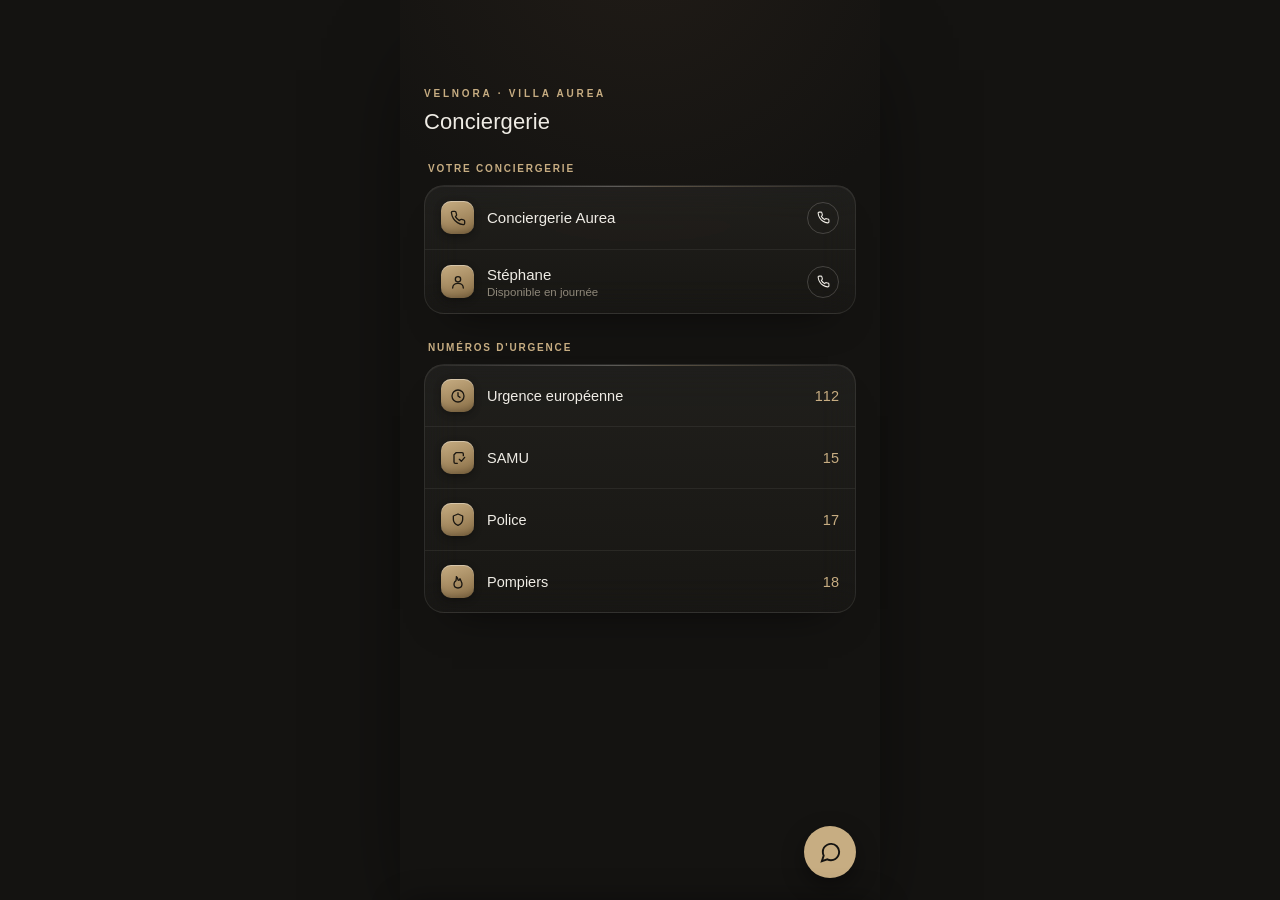
<file: screens/04-contacts-utiles.html>
<!DOCTYPE html>
<html lang="fr">
<head>
<meta charset="UTF-8">
<style>html{background:#211c17}</style>
<meta name="viewport" content="width=device-width, initial-scale=1, viewport-fit=cover">
<meta name="apple-mobile-web-app-capable" content="yes">
<meta name="apple-mobile-web-app-status-bar-style" content="black-translucent">
<title>Velnora — Villa Aurea — Conciergerie</title>
<link rel="stylesheet" href="../css/velnora-shared.css">
<link rel="apple-touch-icon" href="../assets/icon-180.png">
<link rel="icon" href="../assets/favicon-32.png">
<meta name="theme-color" content="#211c17">
<style>
  .device{background:radial-gradient(120% 70% at 50% -10%, #211c17 0%, var(--ink) 55%);}
  .contact-row{display:flex;align-items:center;gap:13px;padding:15px 16px;cursor:pointer;}
  .contact-row + .contact-row{border-top:1px solid rgba(239,236,229,.07);}
  .contact-row .txt{flex:1;min-width:0;}
  .contact-row .nm{font-family:var(--font-body);font-size:15px;font-weight:400;color:var(--paper);}
  .contact-row .av{font-family:var(--font-body);font-size:11.5px;font-weight:300;color:var(--stone-dim);margin-top:3px;}
  .contact-row .call{width:32px;height:32px;border-radius:50%;border:1px solid rgba(239,236,229,.2);display:flex;align-items:center;justify-content:center;flex-shrink:0;transition:background-color var(--duration-micro) var(--ease-signature), border-color var(--duration-micro) var(--ease-signature);}
  .contact-row .call svg{width:13px;height:13px;color:var(--paper);}
  .contact-row:active .call{background:var(--brass-light);border-color:var(--brass-light);}
  .contact-row:active .call svg{color:var(--ink);}
  .contact-row:active{transform:scale(.985);transition:transform 110ms var(--ease-signature);}
  @media (hover:hover) and (pointer:fine){ .contact-row:active{transform:none;} }
  .emergency-row{display:flex;align-items:center;gap:13px;padding:14px 16px;font-family:var(--font-body);font-size:14.5px;font-weight:400;color:var(--paper);cursor:pointer;}
  .emergency-row + .emergency-row{border-top:1px solid rgba(239,236,229,.07);}
  .emergency-row .txt{flex:1;min-width:0;}
  .emergency-row .num{font-family:var(--font-display);font-weight:500;color:var(--brass-light);font-variant-numeric:tabular-nums;}
</style>
</head>
<body>

<div class="device">
  <div class="scroll-area" id="scroll">
    <div class="back-affordance" id="back" onclick="location.href='01-accueil.html'"><svg viewBox="0 0 24 24" fill="none" stroke="currentColor" stroke-width="2"><path d="M15 5 L8 12 L15 19"/></svg>Accueil</div>

    <div class="page-head">
      <div class="page-col">
        <div class="screen-eyebrow enter">Velnora · Villa Aurea</div>
        <h1 class="screen-title enter enter-1">Conciergerie</h1>

        <div class="glass-group-label enter enter-2">Votre conciergerie</div>
        <div class="glass-group enter enter-2">
          <a class="contact-row" href="tel:+33450551237" style="text-decoration:none;">
            <div class="glass-icon"><svg viewBox="0 0 24 24" fill="none" stroke="currentColor" stroke-width="2"><path d="M22 16.92v3a2 2 0 0 1-2.18 2 19.79 19.79 0 0 1-8.63-3.07 19.5 19.5 0 0 1-6-6 19.79 19.79 0 0 1-3.07-8.67A2 2 0 0 1 4.11 2h3a2 2 0 0 1 2 1.72c.13.96.36 1.9.68 2.81a2 2 0 0 1-.45 2.11L8.09 9.91a16 16 0 0 0 6 6l1.27-1.27a2 2 0 0 1 2.11-.45c.91.32 1.85.55 2.81.68A2 2 0 0 1 22 16.92z"/></svg></div>
            <div class="txt"><div class="nm">Conciergerie Aurea</div></div>
            <div class="call"><svg viewBox="0 0 24 24" fill="none" stroke="currentColor" stroke-width="2"><path d="M22 16.92v3a2 2 0 0 1-2.18 2 19.79 19.79 0 0 1-8.63-3.07 19.5 19.5 0 0 1-6-6 19.79 19.79 0 0 1-3.07-8.67A2 2 0 0 1 4.11 2h3a2 2 0 0 1 2 1.72c.13.96.36 1.9.68 2.81a2 2 0 0 1-.45 2.11L8.09 9.91a16 16 0 0 0 6 6l1.27-1.27a2 2 0 0 1 2.11-.45c.91.32 1.85.55 2.81.68A2 2 0 0 1 22 16.92z"/></svg></div>
          </a>
          <a class="contact-row" href="tel:+33647821590" style="text-decoration:none;">
            <div class="glass-icon"><svg viewBox="0 0 24 24" fill="none" stroke="currentColor" stroke-width="2"><circle cx="12" cy="8" r="4"/><path d="M4 21c0-4.4 3.6-7 8-7s8 2.6 8 7"/></svg></div>
            <div class="txt"><div class="nm">Stéphane</div><div class="av">Disponible en journée</div></div>
            <div class="call"><svg viewBox="0 0 24 24" fill="none" stroke="currentColor" stroke-width="2"><path d="M22 16.92v3a2 2 0 0 1-2.18 2 19.79 19.79 0 0 1-8.63-3.07 19.5 19.5 0 0 1-6-6 19.79 19.79 0 0 1-3.07-8.67A2 2 0 0 1 4.11 2h3a2 2 0 0 1 2 1.72c.13.96.36 1.9.68 2.81a2 2 0 0 1-.45 2.11L8.09 9.91a16 16 0 0 0 6 6l1.27-1.27a2 2 0 0 1 2.11-.45c.91.32 1.85.55 2.81.68A2 2 0 0 1 22 16.92z"/></svg></div>
          </a>
        </div>

        <div class="glass-group-label enter enter-4">Numéros d'urgence</div>
        <div class="glass-group enter enter-4">
          <a class="emergency-row" href="tel:112" style="text-decoration:none;">
            <div class="glass-icon"><svg viewBox="0 0 24 24" fill="none" stroke="currentColor" stroke-width="2"><circle cx="12" cy="12" r="9"/><path d="M12 7v5l3 2"/></svg></div>
            <div class="txt">Urgence européenne</div><span class="num">112</span>
          </a>
          <a class="emergency-row" href="tel:15" style="text-decoration:none;">
            <div class="glass-icon"><svg viewBox="0 0 24 24" fill="none" stroke="currentColor" stroke-width="2"><path d="M20 8.5V6a2 2 0 0 0-2-2H9L6 7v11a2 2 0 0 0 2 2h3M14 14l3 3 5-6"/></svg></div>
            <div class="txt">SAMU</div><span class="num">15</span>
          </a>
          <a class="emergency-row" href="tel:17" style="text-decoration:none;">
            <div class="glass-icon"><svg viewBox="0 0 24 24" fill="none" stroke="currentColor" stroke-width="2"><path d="M12 3l7 3v5c0 4.5-3 7.5-7 9-4-1.5-7-4.5-7-9V6l7-3z"/></svg></div>
            <div class="txt">Police</div><span class="num">17</span>
          </a>
          <a class="emergency-row" href="tel:18" style="text-decoration:none;">
            <div class="glass-icon"><svg viewBox="0 0 24 24" fill="none" stroke="currentColor" stroke-width="2"><path d="M12 21c3.3 0 6-2.4 6-6 0-3-2-5-3-8-.6 2-1.8 3-3 2 0-2-1-4-2.5-5C10 6 9 8 9 10c-1.6 1-3 3-3 5 0 3.6 2.7 6 6 6z"/></svg></div>
            <div class="txt">Pompiers</div><span class="num">18</span>
          </a>
        </div>
      </div>
    </div>
  </div>
</div>

<script src="../js/velnora-shared.js"></script>
<script>
  initAssistant();
  initBackAffordance();
</script>

</body>
</html>
</file>
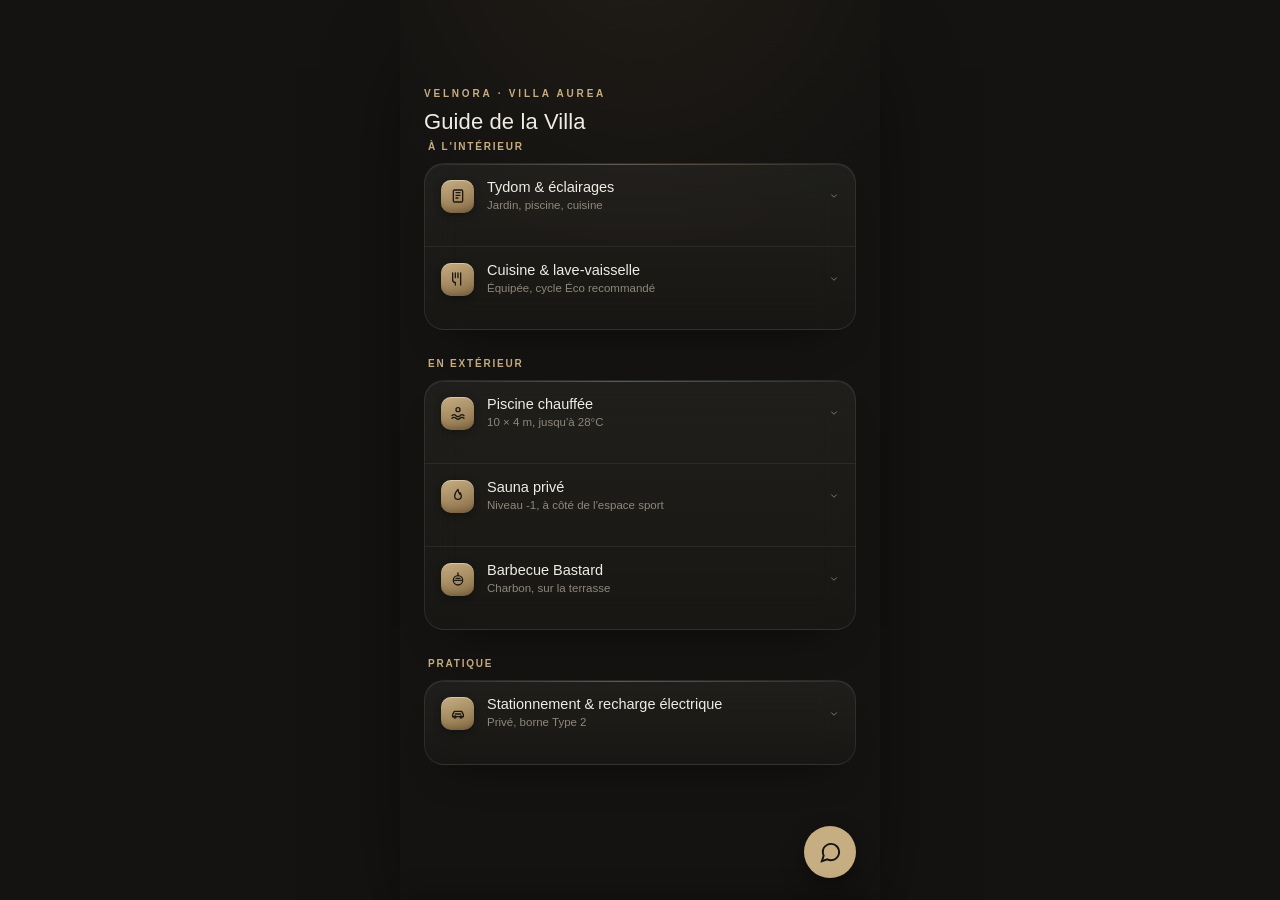
<file: screens/05-guide-pratique.html>
<!DOCTYPE html>
<html lang="fr">
<head>
<meta charset="UTF-8">
<style>html{background:#211c17}</style>
<meta name="viewport" content="width=device-width, initial-scale=1, viewport-fit=cover">
<meta name="apple-mobile-web-app-capable" content="yes">
<meta name="apple-mobile-web-app-status-bar-style" content="black-translucent">
<title>Velnora — Villa Aurea — Guide de la Villa</title>
<link rel="stylesheet" href="../css/velnora-shared.css">
<link rel="apple-touch-icon" href="../assets/icon-180.png">
<link rel="icon" href="../assets/favicon-32.png">
<meta name="theme-color" content="#211c17">
<style>
  .device{background:radial-gradient(120% 70% at 50% -10%, #211c17 0%, var(--ink) 55%);}
</style>
</head>
<body>

<div class="device">
  <div class="scroll-area" id="scroll">
    <div class="back-affordance" id="back" onclick="location.href='01-accueil.html'"><svg viewBox="0 0 24 24" fill="none" stroke="currentColor" stroke-width="2"><path d="M15 5 L8 12 L15 19"/></svg>Accueil</div>

    <div class="page-head">
      <div class="page-col">
        <div class="screen-eyebrow enter">Velnora · Villa Aurea</div>
        <h1 class="screen-title enter enter-1">Guide de la Villa</h1>

        <div style="margin-top:6px;" class="enter enter-2">

          <div class="glass-group-label">À l'intérieur</div>
          <div class="glass-group">
            <div class="acc-item">
              <div class="glass-row" onclick="toggleAccordion(this)">
                <div class="glass-icon"><svg viewBox="0 0 24 24" fill="none" stroke="currentColor" stroke-width="2"><rect x="5" y="3" width="14" height="18" rx="2"/><path d="M9 7h6M9 11h6M9 15h3"/></svg></div>
                <div class="gr-txt"><div class="gr-ttl">Tydom &amp; éclairages</div><div class="gr-sub">Jardin, piscine, cuisine</div></div>
                <svg class="glass-chev" viewBox="0 0 24 24" fill="none" stroke="currentColor" stroke-width="2"><path d="M6 9l6 6 6-6"/></svg>
              </div>
              <div class="acc-body"><div class="acc-body-in">La tablette murale de l'entrée pilote une partie des éclairages — jardin, piscine, porche, rampe du garage — ainsi que quelques points lumineux de la cuisine. Le reste de la villa s'allume simplement à l'interrupteur, pièce par pièce.</div></div>
            </div>
            <div class="acc-item">
              <div class="glass-row" onclick="toggleAccordion(this)">
                <div class="glass-icon"><svg viewBox="0 0 24 24" fill="none" stroke="currentColor" stroke-width="2"><path d="M4 3v10a4 4 0 0 0 4 4v4M8 3v7M12 3v7M16 3v18"/></svg></div>
                <div class="gr-txt"><div class="gr-ttl">Cuisine &amp; lave-vaisselle</div><div class="gr-sub">Équipée, cycle Éco recommandé</div></div>
                <svg class="glass-chev" viewBox="0 0 24 24" fill="none" stroke="currentColor" stroke-width="2"><path d="M6 9l6 6 6-6"/></svg>
              </div>
              <div class="acc-body"><div class="acc-body-in">La cuisine est entièrement équipée, de la cafetière expresso au grille-pain. Le lave-vaisselle se trouve sous le plan de travail central ; le cycle Éco suffit largement pour un usage quotidien et reste le plus silencieux en soirée.</div></div>
            </div>
          </div>

          <div class="glass-group-label">En extérieur</div>
          <div class="glass-group">
            <div class="acc-item">
              <div class="glass-row" onclick="toggleAccordion(this)">
                <div class="glass-icon"><svg viewBox="0 0 24 24" fill="none" stroke="currentColor" stroke-width="2"><path d="M3 16c2-2 4-2 6 0s4 2 6 0 4-2 6 0M3 20c2-2 4-2 6 0s4 2 6 0 4-2 6 0"/><circle cx="12" cy="7" r="3"/></svg></div>
                <div class="gr-txt"><div class="gr-ttl">Piscine chauffée</div><div class="gr-sub">10 × 4 m, jusqu'à 28°C</div></div>
                <svg class="glass-chev" viewBox="0 0 24 24" fill="none" stroke="currentColor" stroke-width="2"><path d="M6 9l6 6 6-6"/></svg>
              </div>
              <div class="acc-body"><div class="acc-body-in">La piscine (10 × 4 m) est chauffée à 28°C de mai à septembre, parfois dès fin avril si la météo le permet. La pompe à chaleur suit la température extérieure : par une journée plus fraîche, l'eau reste en dessous de cet objectif — c'est normal, pas un défaut. Le local technique, au niveau -1, est entretenu par notre équipe pendant votre séjour.</div></div>
            </div>
            <div class="acc-item">
              <div class="glass-row" onclick="toggleAccordion(this)">
                <div class="glass-icon"><svg viewBox="0 0 24 24" fill="none" stroke="currentColor" stroke-width="2"><path d="M12 2s-5 5.5-5 10a5 5 0 0 0 10 0c0-2-1-3.5-2-5 .3 1 .3 2-.2 2.5C13.6 8 12 6 12 2z"/></svg></div>
                <div class="gr-txt"><div class="gr-ttl">Sauna privé</div><div class="gr-sub">Niveau -1, à côté de l'espace sport</div></div>
                <svg class="glass-chev" viewBox="0 0 24 24" fill="none" stroke="currentColor" stroke-width="2"><path d="M6 9l6 6 6-6"/></svg>
              </div>
              <div class="acc-body"><div class="acc-body-in">Le sauna se trouve au niveau -1, à côté de l'espace sport. Comptez quinze à vingt minutes par séance, en vous hydratant bien avant et après. Par précaution, évitez de l'utiliser seul en cas de doute sur votre condition physique.</div></div>
            </div>
            <div class="acc-item">
              <div class="glass-row" onclick="toggleAccordion(this)">
                <div class="glass-icon"><svg viewBox="0 0 24 24" fill="none" stroke="currentColor" stroke-width="2"><circle cx="12" cy="14" r="7"/><path d="M7 14h10M9 11h6M12 3v4"/></svg></div>
                <div class="gr-txt"><div class="gr-ttl">Barbecue Bastard</div><div class="gr-sub">Charbon, sur la terrasse</div></div>
                <svg class="glass-chev" viewBox="0 0 24 24" fill="none" stroke="currentColor" stroke-width="2"><path d="M6 9l6 6 6-6"/></svg>
              </div>
              <div class="acc-body"><div class="acc-body-in">Notre barbecue Bastard, sur la terrasse, fonctionne au charbon — un sac plein et des brochettes vous attendent à côté. Laissez la braise monter en température une bonne vingtaine de minutes avant de cuisiner, et laissez-le refroidir complètement avant de le refermer.</div></div>
            </div>
          </div>

          <div class="glass-group-label">Pratique</div>
          <div class="glass-group">
            <div class="acc-item">
              <div class="glass-row" onclick="toggleAccordion(this)">
                <div class="glass-icon"><svg viewBox="0 0 24 24" fill="none" stroke="currentColor" stroke-width="2"><path d="M4 16v-3.5L6.5 8h11L20 12.5V16"/><path d="M4 16h16M8 12h8"/><circle cx="7.5" cy="16.5" r="1.6"/><circle cx="16.5" cy="16.5" r="1.6"/></svg></div>
                <div class="gr-txt"><div class="gr-ttl">Stationnement &amp; recharge électrique</div><div class="gr-sub">Privé, borne Type 2</div></div>
                <svg class="glass-chev" viewBox="0 0 24 24" fill="none" stroke="currentColor" stroke-width="2"><path d="M6 9l6 6 6-6"/></svg>
              </div>
              <div class="acc-body"><div class="acc-body-in">Le stationnement est gratuit et privé, sur l'allée devant la villa. Une borne de recharge (prise Type 2) est installée près du garage, libre d'utilisation pendant tout votre séjour.</div></div>
            </div>
          </div>

        </div>
      </div>
    </div>
  </div>
</div>

<script src="../js/velnora-shared.js"></script>
<script>
  initAssistant();
  initBackAffordance();
</script>

</body>
</html>
</file>
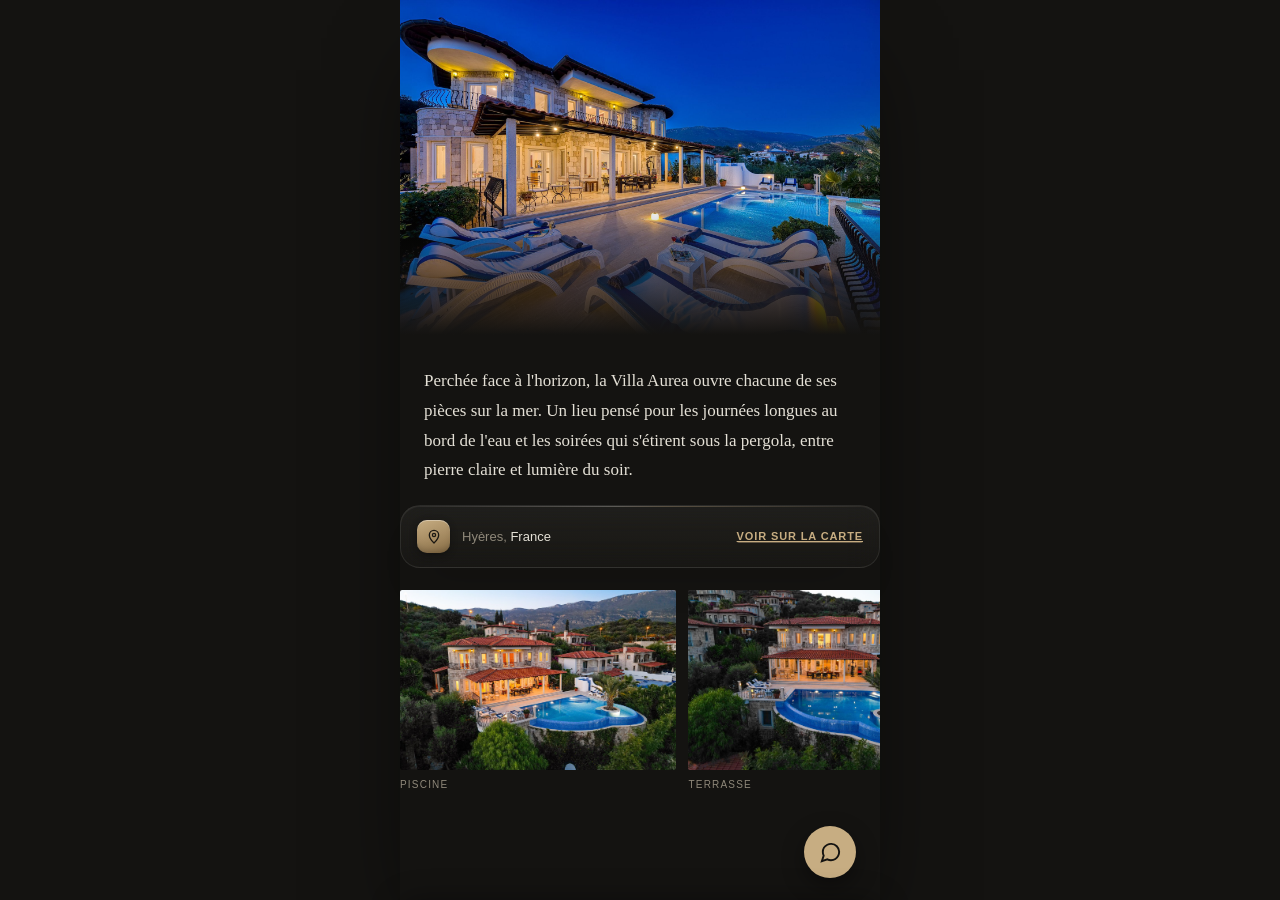
<file: screens/06-la-propriete.html>
<!DOCTYPE html>
<html lang="fr">
<head>
<meta charset="UTF-8">
<style>html{background:#141311}</style>
<meta name="viewport" content="width=device-width, initial-scale=1, viewport-fit=cover">
<meta name="apple-mobile-web-app-capable" content="yes">
<meta name="apple-mobile-web-app-status-bar-style" content="black-translucent">
<title>Velnora — Villa Aurea — La Villa</title>
<link rel="stylesheet" href="../css/velnora-shared.css">
<link rel="preload" as="image" href="../assets/images/g04-piscine.jpg">
<link rel="preload" as="image" href="../assets/images/g03-terrasse.jpg">
<link rel="preload" as="image" href="../assets/images/g02-vue-mer.jpg">
<link rel="apple-touch-icon" href="../assets/icon-180.png">
<link rel="icon" href="../assets/favicon-32.png">
<meta name="theme-color" content="#141311">
<style>
  .device{background:var(--ink);}
  .cover{position:relative;height:340px;overflow:hidden;background:#221c17;}
  .cover img{position:absolute;inset:0;width:100%;height:100%;object-fit:cover;}
  .cover::after{content:"";position:absolute;left:0;right:0;bottom:0;height:40%;background:linear-gradient(180deg, rgba(20,19,17,0), var(--ink) 96%);pointer-events:none;}

  .narrative{font-family:var(--font-editorial);font-size:17px;font-weight:400;line-height:1.75;color:var(--paper-2);padding:26px var(--space-5) 4px;max-width:640px;margin:0 auto;}

  .location-row{display:flex;align-items:center;justify-content:space-between;gap:14px;padding:14px 16px;max-width:640px;margin:16px auto 22px;}
  .location-row .li-left{display:flex;align-items:center;gap:12px;min-width:0;}
  .location-txt{font-family:var(--font-body);font-size:13px;font-weight:300;color:var(--stone-dim);}
  .location-txt b{color:var(--paper-2);font-weight:400;}

  .strong-photos{display:flex;gap:12px;overflow-x:auto;padding:0 var(--space-5) 40px;scroll-snap-type:x mandatory;-webkit-overflow-scrolling:touch;scrollbar-width:none;max-width:640px;margin:0 auto;}
  .strong-photos::-webkit-scrollbar{display:none;}
  .strong-photo{min-width:64%;scroll-snap-align:start;flex-shrink:0;}
  .strong-photo .img-wrap{height:180px;border-radius:2px;}
  .strong-photo .cap{font-family:var(--font-display);font-size:10px;letter-spacing:.12em;text-transform:uppercase;color:var(--stone-dim);margin-top:9px;}
</style>
</head>
<body>

<div class="device">
  <div class="scroll-area" id="scroll">
    <div class="back-affordance" id="back" onclick="location.href='01-accueil.html'"><svg viewBox="0 0 24 24" fill="none" stroke="currentColor" stroke-width="2"><path d="M15 5 L8 12 L15 19"/></svg>Accueil</div>

    <div class="cover">
      <img src="../assets/images/hero-exterieur.jpg" alt="La Villa Aurea et sa piscine à l'heure bleue" loading="eager" decoding="async" fetchpriority="high">
    </div>

    <div class="page-col">
      <div class="narrative enter">Perchée face à l'horizon, la Villa Aurea ouvre chacune de ses pièces sur la mer. Un lieu pensé pour les journées longues au bord de l'eau et les soirées qui s'étirent sous la pergola, entre pierre claire et lumière du soir.</div>

      <div class="location-row glass-group enter enter-1">
        <div class="li-left">
          <span class="glass-icon"><svg viewBox="0 0 24 24" fill="none" stroke="currentColor" stroke-width="2"><path d="M12 21s7-6.5 7-12a7 7 0 1 0-14 0c0 5.5 7 12 7 12z"/><circle cx="12" cy="9" r="2.4"/></svg></span>
          <div class="location-txt">Hyères, <b>France</b></div>
        </div>
        <a class="vln-btn vln-btn-ghost" href="https://www.google.com/maps/search/?api=1&query=43.0388%2C6.1305" onclick="event.preventDefault(); openInMaps(43.0388, 6.1305, 'Villa Aurea, Hyères');">Voir sur la carte</a>
      </div>

      <div class="strong-photos enter enter-2">
        <div class="strong-photo">
          <div class="img-wrap"><img class="img-fill" src="../assets/images/g04-piscine.jpg" alt="Vue aérienne de la piscine et de la villa au crépuscule" loading="eager" decoding="async"></div>
          <div class="cap">Piscine</div>
        </div>
        <div class="strong-photo">
          <div class="img-wrap"><img class="img-fill" src="../assets/images/g03-terrasse.jpg" alt="Terrasse couverte et salle à manger extérieure vues d'en haut" loading="eager" decoding="async"></div>
          <div class="cap">Terrasse</div>
        </div>
        <div class="strong-photo">
          <div class="img-wrap"><img class="img-fill" src="../assets/images/g02-vue-mer.jpg" alt="Vue sur la mer et les îles depuis la Villa Aurea" loading="eager" decoding="async"></div>
          <div class="cap">Vue mer</div>
        </div>
      </div>
    </div>
  </div>
</div>

<script src="../js/velnora-shared.js"></script>
<script>
  initAssistant();
  initBackAffordance();
</script>

</body>
</html>
</file>
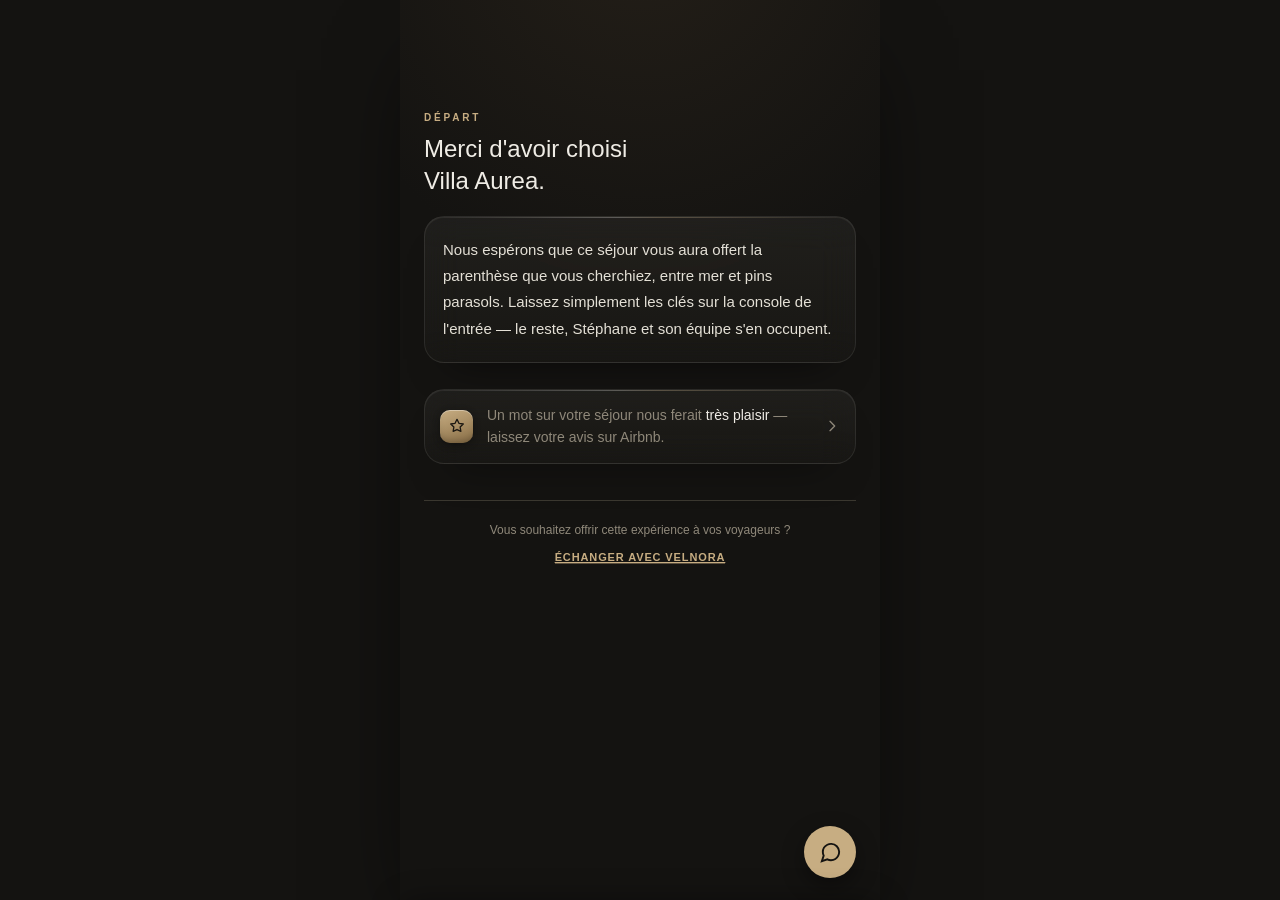
<file: screens/08-depart.html>
<!DOCTYPE html>
<html lang="fr">
<head>
<meta charset="UTF-8">
<style>html{background:#241f18}</style>
<meta name="viewport" content="width=device-width, initial-scale=1, viewport-fit=cover">
<meta name="apple-mobile-web-app-capable" content="yes">
<meta name="apple-mobile-web-app-status-bar-style" content="black-translucent">
<title>Velnora — Villa Aurea — Départ</title>
<link rel="stylesheet" href="../css/velnora-shared.css">
<link rel="apple-touch-icon" href="../assets/icon-180.png">
<link rel="icon" href="../assets/favicon-32.png">
<meta name="theme-color" content="#241f18">
<style>
  .device{background:radial-gradient(120% 70% at 50% -10%, #241f18 0%, var(--ink) 60%);}
  .thanks{font-family:var(--font-display);font-weight:500;font-size:24px;line-height:1.35;color:var(--paper);margin:0 0 18px;}
  .recap{font-family:var(--font-body);font-size:15px;font-weight:300;line-height:1.75;color:var(--paper-2);padding:20px 18px;margin-bottom:26px;}
  .review{display:flex;align-items:center;gap:14px;padding:14px 15px;cursor:pointer;}
  .review .txt{flex:1;min-width:0;font-family:var(--font-body);font-size:14px;font-weight:300;color:var(--stone-dim);line-height:1.6;}
  .review .txt b{color:var(--paper);font-weight:400;}
  .review .chev{width:16px;height:16px;flex-shrink:0;color:var(--stone-dim);}
  .owner-note{margin-top:36px;padding-top:22px;border-top:1px solid var(--hair);text-align:center;}
  .owner-note p{font-family:var(--font-body);font-size:12px;font-weight:300;color:var(--stone-dim);margin:0 0 10px;}
  .page-head{padding-bottom:calc(env(safe-area-inset-bottom,0px) + 64px);}
</style>
</head>
<body>

<div class="device">
  <div class="scroll-area" id="scroll">
    <div class="back-affordance" id="back" onclick="location.href='01-accueil.html'"><svg viewBox="0 0 24 24" fill="none" stroke="currentColor" stroke-width="2"><path d="M15 5 L8 12 L15 19"/></svg>Accueil</div>

    <div class="page-head" style="padding-top:112px;">
      <div class="page-col">
        <div class="screen-eyebrow enter">Départ</div>
        <div class="thanks enter enter-1">Merci d'avoir choisi<br>Villa Aurea.</div>

        <div class="recap glass-group enter enter-2">Nous espérons que ce séjour vous aura offert la parenthèse que vous cherchiez, entre mer et pins parasols. Laissez simplement les clés sur la console de l'entrée — le reste, Stéphane et son équipe s'en occupent.</div>

        <a class="review glass-group enter enter-3" href="https://www.airbnb.fr/trips/v1" target="_blank" rel="noopener" style="text-decoration:none;">
          <div class="glass-icon"><svg viewBox="0 0 24 24" fill="none" stroke="currentColor" stroke-width="2"><path d="M12 17.3 6.2 20l1.1-6.5L2.6 9l6.5-1L12 2l2.9 6 6.5 1-4.7 4.5 1.1 6.5z"/></svg></div>
          <div class="txt">Un mot sur votre séjour nous ferait <b>très plaisir</b> — laissez votre avis sur Airbnb.</div>
          <svg class="chev" viewBox="0 0 24 24" fill="none" stroke="currentColor" stroke-width="2"><path d="M9 5l7 7-7 7"/></svg>
        </a>

        <div class="owner-note enter enter-4">
          <p>Vous souhaitez offrir cette expérience à vos voyageurs ?</p>
          <a class="vln-btn-ghost" href="mailto:arthur.mousnier@gmail.com?subject=D%C3%A9couverte%20de%20Velnora&body=Bonjour%2C%0A%0AJe%20souhaiterais%20%C3%A9changer%20avec%20vous%20concernant%20Velnora%20afin%20d%27%C3%A9tudier%20la%20mise%20en%20place%20de%20cette%20exp%C3%A9rience%20digitale%20pour%20ma%20propri%C3%A9t%C3%A9.%0A%0ANom%20%3A%20%0AT%C3%A9l%C3%A9phone%20%3A%20%0ALien%20Airbnb%20%3A%20%0A%0ABien%20cordialement%2C">Échanger avec Velnora</a>
        </div>
      </div>
    </div>
  </div>
</div>

<script src="../js/velnora-shared.js"></script>
<script>
  initAssistant();
  // Écran court — back-affordance reste fixe, pas de recul au défilement.

  // Mot de fin personnalisé — seul autre rappel du prénom dans le
  // parcours (le premier étant l'Accueil) : un bonjour et un au revoir,
  // pas une signature répétée sur chaque écran. Repli silencieux sur le
  // texte par défaut si l'information n'est pas disponible.
  (function personalizeFarewell(){
    let guest = null;
    try{ guest = JSON.parse(localStorage.getItem('velnoraGuest') || 'null'); }catch(e){}
    if (!guest || !guest.firstName) return;
    const name = guest.firstName.trim();
    const el = document.querySelector('.thanks');
    if (el && name){
      el.innerHTML = 'Merci d\'avoir choisi<br>Villa Aurea, ' + name.charAt(0).toUpperCase() + name.slice(1) + '.';
    }
  })();
</script>

</body>
</html>
</file>
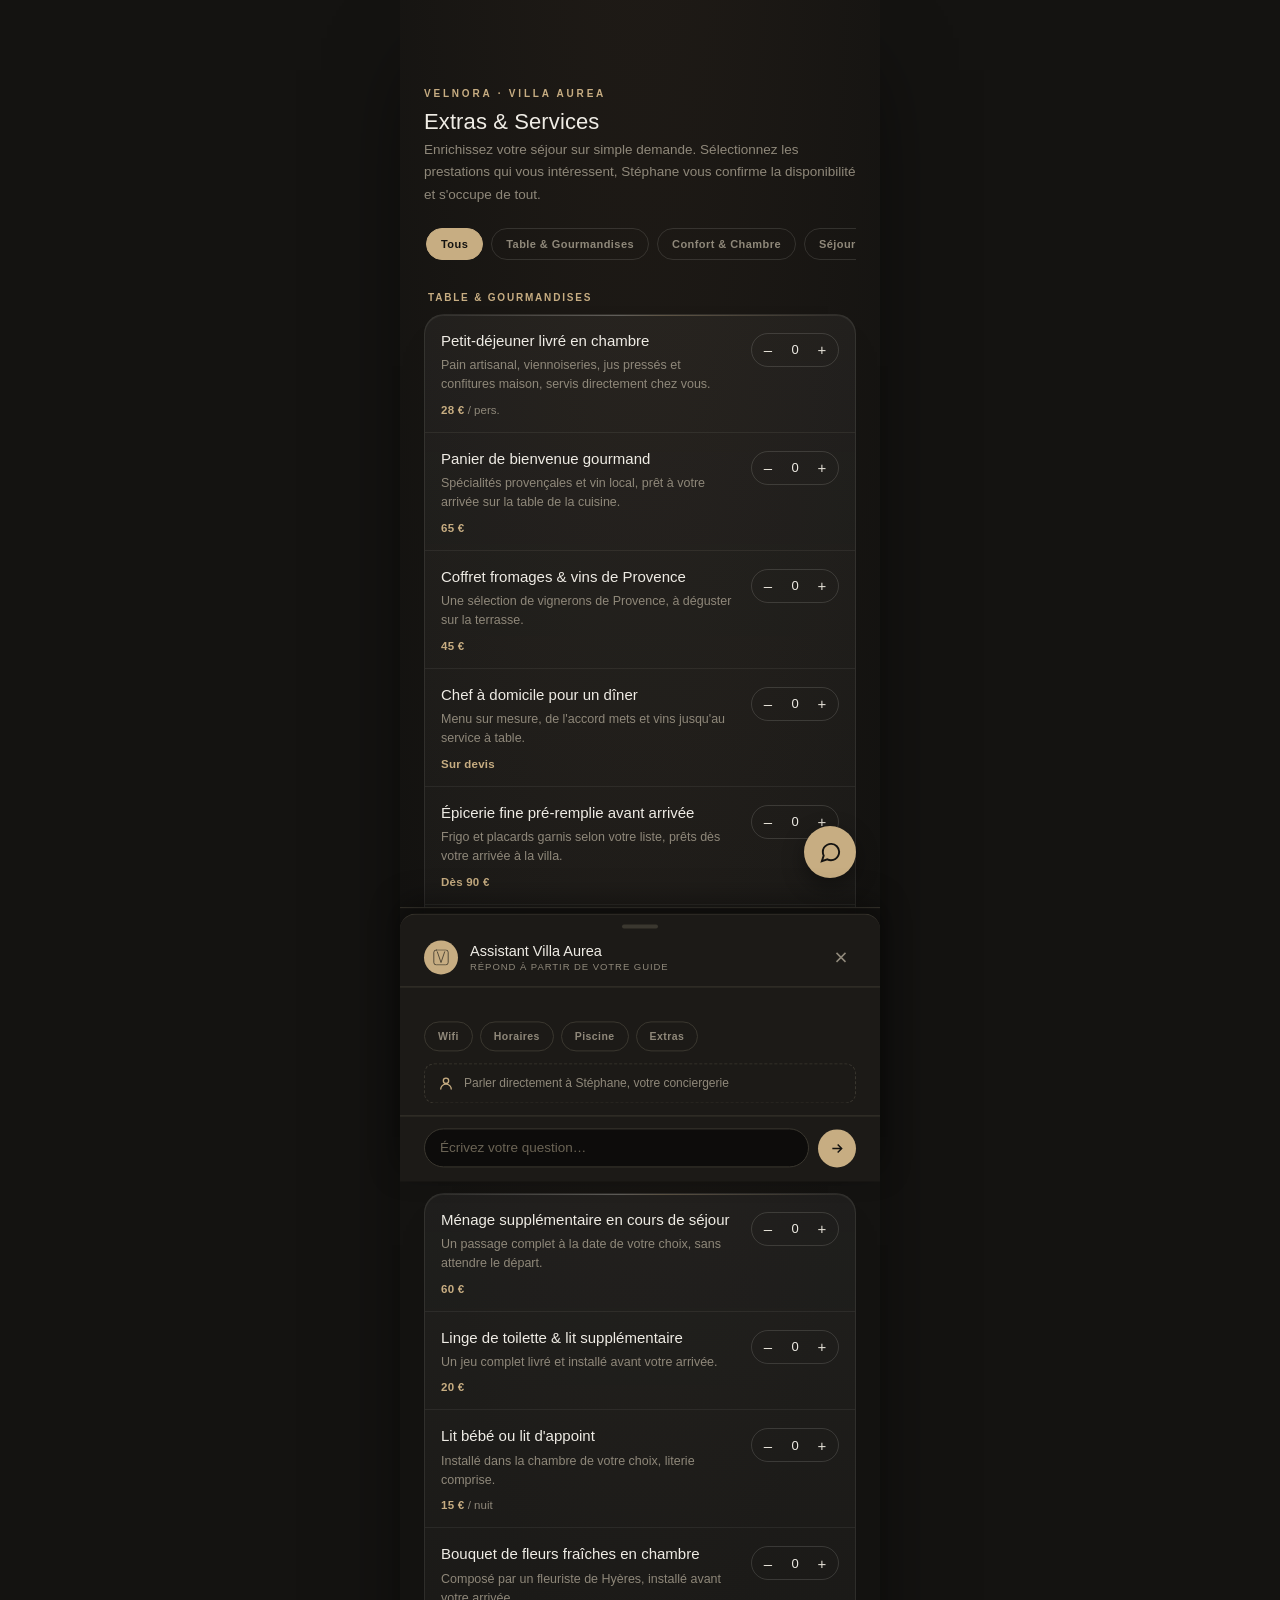
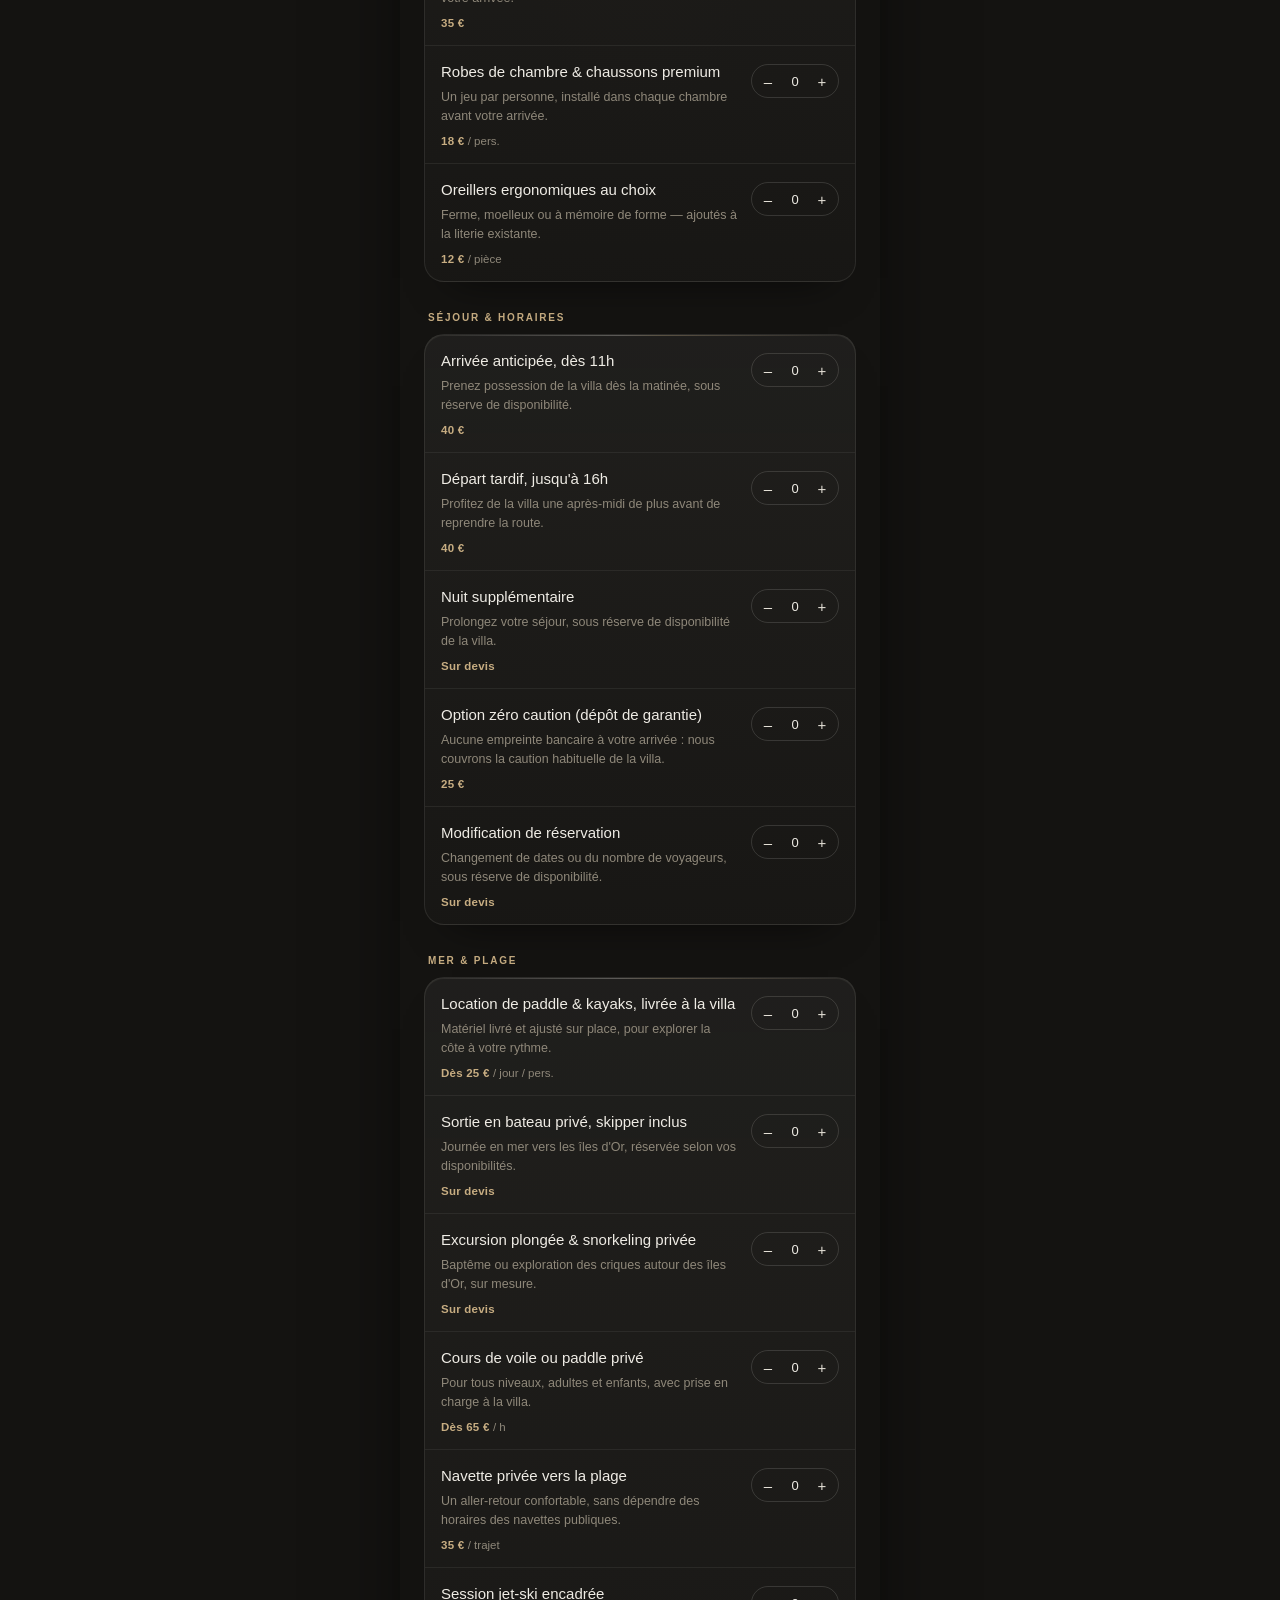
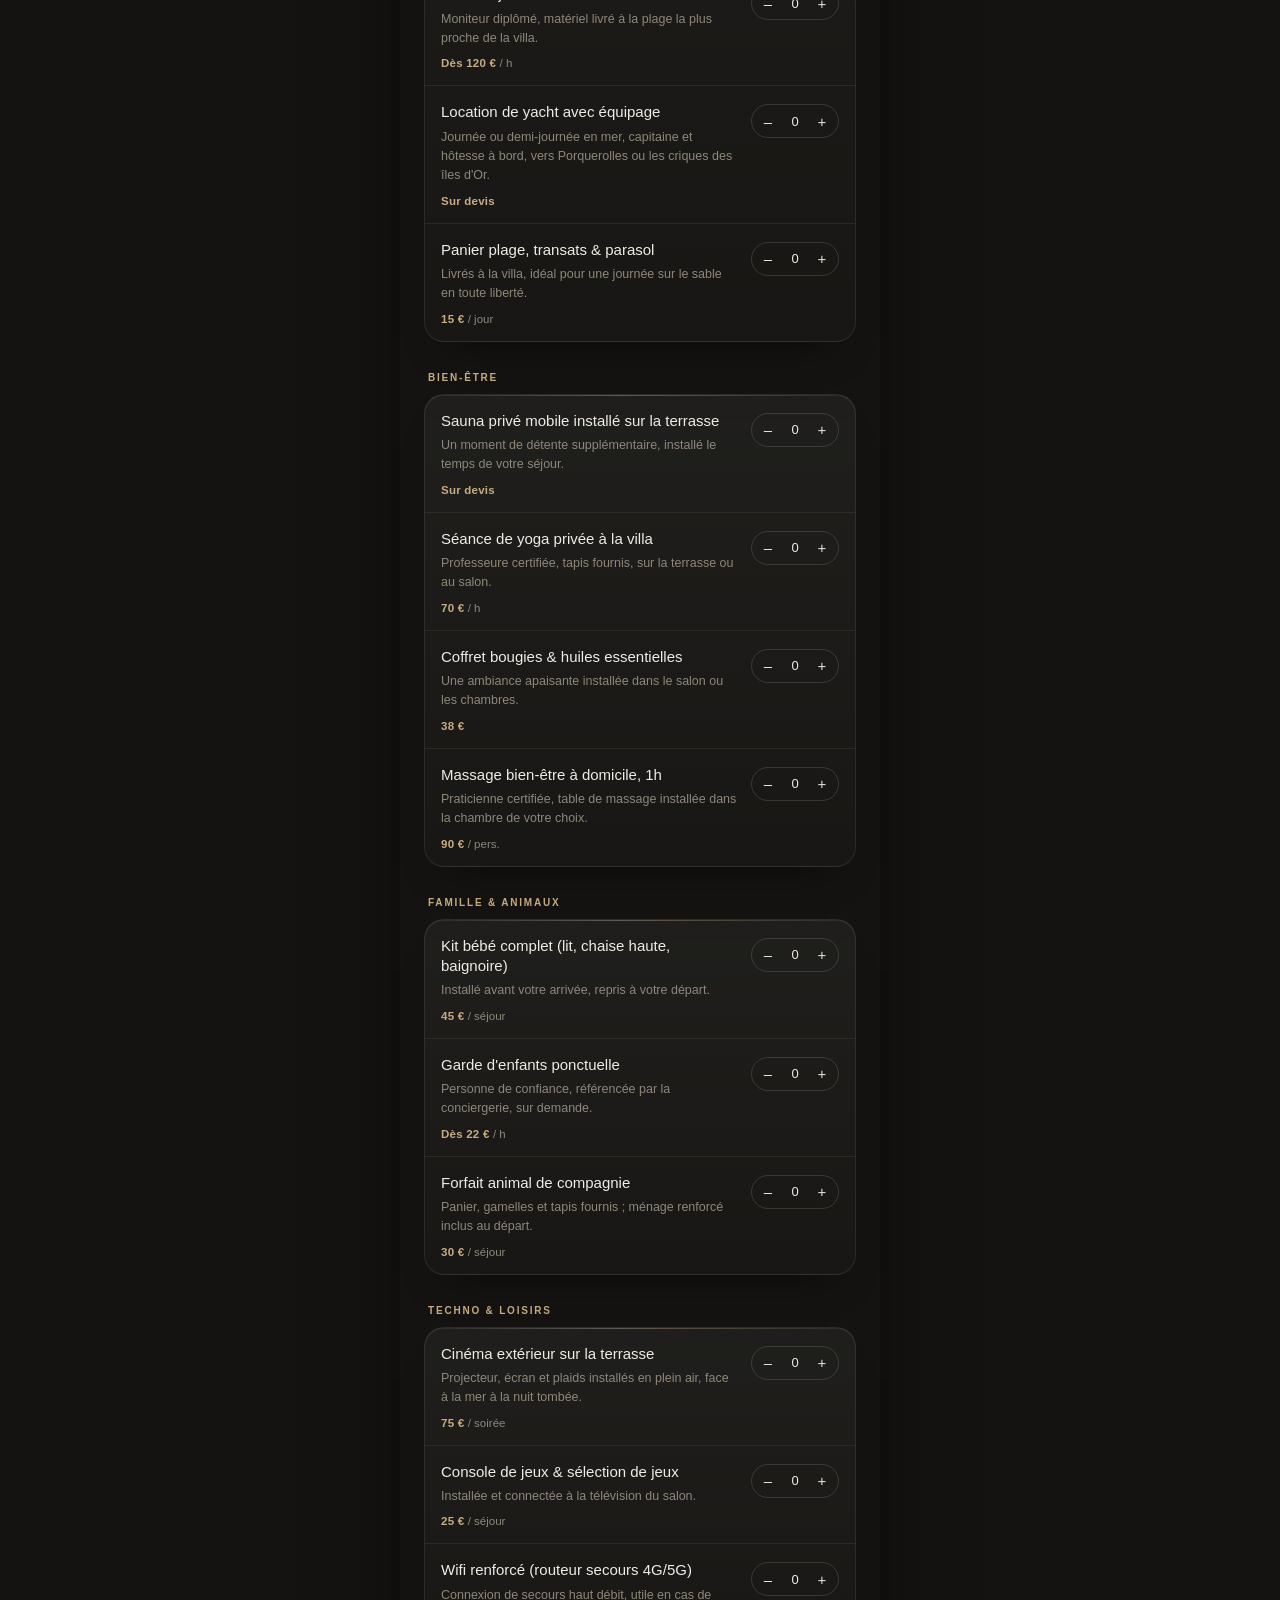
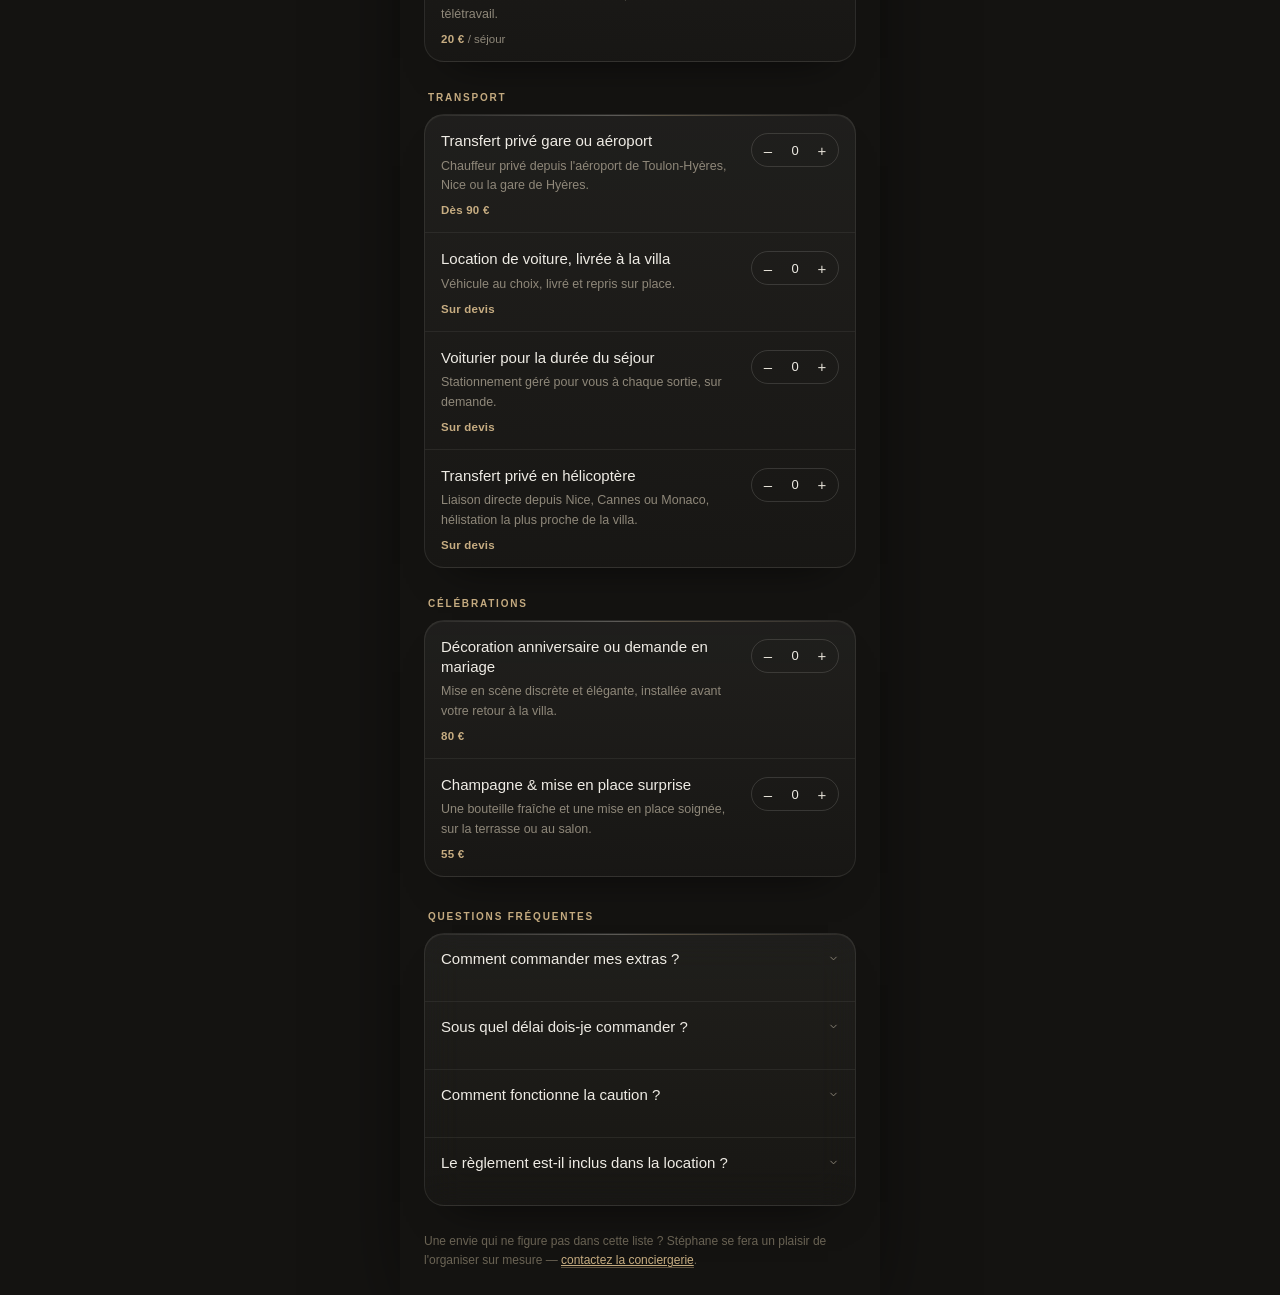
<file: screens/09-extras.html>
<!DOCTYPE html>
<html lang="fr">
<head>
<meta charset="UTF-8">
<style>html{background:#211c17}</style>
<meta name="viewport" content="width=device-width, initial-scale=1, viewport-fit=cover">
<meta name="apple-mobile-web-app-capable" content="yes">
<meta name="apple-mobile-web-app-status-bar-style" content="black-translucent">
<title>Velnora — Villa Aurea — Extras &amp; Services</title>
<link rel="stylesheet" href="../css/velnora-shared.css">
<link rel="apple-touch-icon" href="../assets/icon-180.png">
<link rel="icon" href="../assets/favicon-32.png">
<meta name="theme-color" content="#211c17">
<style>
  .device{background:radial-gradient(120% 70% at 50% -10%, #211c17 0%, var(--ink) 55%);}

  .x-intro{font-family:var(--font-body);font-size:13.5px;font-weight:300;line-height:1.65;color:var(--stone-dim);max-width:520px;margin:0 0 6px;}

  /* ---- onglets catégories (chips arrondis) ---- */
  .x-tabs{display:flex;gap:8px;overflow-x:auto;scrollbar-width:none;padding:2px 2px 6px;margin-top:20px;}
  .x-tabs::-webkit-scrollbar{display:none;}
  .x-tab{flex-shrink:0;font-family:var(--font-display);font-size:11px;font-weight:600;letter-spacing:.04em;color:var(--stone-dim);padding:9px 14px;border:1px solid rgba(239,236,229,.13);border-radius:20px;cursor:pointer;white-space:nowrap;transition:color var(--duration-micro) var(--ease-signature),background-color var(--duration-micro) var(--ease-signature),border-color var(--duration-micro) var(--ease-signature);}
  .x-tab.active{color:var(--ink);background:var(--brass-light);border-color:var(--brass-light);}

  .x-group-title{margin:30px 4px 11px !important;}
  .x-group-title:first-of-type{margin-top:26px !important;}

  /* ---- carte extra ---- */
  .x-card{display:flex;align-items:flex-start;gap:14px;padding:16px;}
  .x-card + .x-card{border-top:1px solid rgba(239,236,229,.07);}
  .x-info{flex:1;min-width:0;}
  .x-name{font-family:var(--font-body);font-size:15px;font-weight:400;color:var(--paper);line-height:1.35;}
  .x-desc{font-family:var(--font-body);font-size:12.5px;font-weight:300;color:var(--stone-dim);line-height:1.55;margin-top:5px;max-width:400px;}
  .x-price{font-family:var(--font-display);font-size:11.5px;font-weight:600;color:var(--brass-light);margin-top:9px;letter-spacing:.02em;}
  .x-price .unit{font-family:var(--font-body);font-weight:300;color:var(--stone-dim);text-transform:none;letter-spacing:0;}

  .x-stepper{display:flex;align-items:center;gap:0;flex-shrink:0;border:1px solid rgba(239,236,229,.14);border-radius:20px;height:34px;margin-top:2px;overflow:hidden;}
  .x-stepper button{width:32px;height:32px;background:transparent;border:0;color:var(--paper-2);font-family:var(--font-display);font-size:15px;cursor:pointer;display:flex;align-items:center;justify-content:center;line-height:1;}
  .x-stepper button:active{color:var(--ink);background:var(--brass-light);}
  .x-stepper .x-qty-val{width:22px;text-align:center;font-family:var(--font-display);font-size:13px;color:var(--paper);font-variant-numeric:tabular-nums;}

  /* ---- barre panier fixe ---- */
  .x-cart-bar{position:fixed;left:0;right:0;bottom:0;z-index:15;padding:14px var(--space-5) calc(env(safe-area-inset-bottom,0px) + 14px);background:rgba(20,19,17,.92);backdrop-filter:blur(14px);-webkit-backdrop-filter:blur(14px);border-top:1px solid var(--hair);display:flex;align-items:center;justify-content:space-between;gap:14px;transform:translateY(110%);transition:transform 420ms var(--ease-signature);}
  .x-cart-bar.show{transform:translateY(0);}
  @media (min-width:720px){ .x-cart-bar{left:50%;margin-left:-240px;width:100%;max-width:480px;} }
  .x-cart-txt{min-width:0;}
  .x-cart-count{font-family:var(--font-display);font-size:10px;letter-spacing:.1em;text-transform:uppercase;color:var(--stone-dim);}
  .x-cart-total{font-family:var(--font-body);font-size:15.5px;color:var(--paper);margin-top:2px;}
  .x-cart-btn{background:var(--brass-light);color:var(--ink);border:0;font-family:var(--font-display);font-size:11.5px;font-weight:600;letter-spacing:.06em;text-transform:uppercase;padding:0 18px;height:42px;border-radius:20px;cursor:pointer;white-space:nowrap;flex-shrink:0;}
  .x-cart-btn:active{opacity:.85;}

  .x-faq-note{font-family:var(--font-body);font-size:12px;font-weight:300;color:var(--guide);line-height:1.6;margin-top:26px;max-width:480px;}

  body.vln-cart-open .vln-fab{bottom:calc(env(safe-area-inset-bottom,0px) + 92px);}
</style>
</head>
<body>

<div class="device">
  <div class="scroll-area" id="scroll">
    <div class="back-affordance" id="back" onclick="location.href='01-accueil.html'"><svg viewBox="0 0 24 24" fill="none" stroke="currentColor" stroke-width="2"><path d="M15 5 L8 12 L15 19"/></svg>Accueil</div>

    <div class="page-head">
      <div class="page-col">
        <div class="screen-eyebrow enter">Velnora · Villa Aurea</div>
        <h1 class="screen-title enter enter-1">Extras &amp; Services</h1>
        <div class="x-intro enter enter-2">Enrichissez votre séjour sur simple demande. Sélectionnez les prestations qui vous intéressent, Stéphane vous confirme la disponibilité et s'occupe de tout.</div>

        <div class="x-tabs enter enter-2" id="xTabs">
          <div class="x-tab active" data-cat="all">Tous</div>
          <div class="x-tab" data-cat="dejeuner">Table &amp; Gourmandises</div>
          <div class="x-tab" data-cat="confort">Confort &amp; Chambre</div>
          <div class="x-tab" data-cat="sejour">Séjour &amp; Horaires</div>
          <div class="x-tab" data-cat="mer">Mer &amp; Plage</div>
          <div class="x-tab" data-cat="bienetre">Bien-être</div>
          <div class="x-tab" data-cat="famille">Famille &amp; Animaux</div>
          <div class="x-tab" data-cat="techno">Techno &amp; Loisirs</div>
          <div class="x-tab" data-cat="transport">Transport</div>
          <div class="x-tab" data-cat="celebration">Célébrations</div>
        </div>

        <div id="xList" class="enter enter-3">
          <div class="glass-group-label x-group-title" data-group="dejeuner" style="margin-top:0;">Table &amp; Gourmandises</div>
          <div class="glass-group x-group" data-group="dejeuner">
          <div class="x-card" data-cat="dejeuner" data-id="dej1" data-name="Petit-déjeuner livré en chambre" data-price="28" data-unit="/pers">
            <div class="x-info">
              <div class="x-name">Petit-déjeuner livré en chambre</div>
              <div class="x-desc">Pain artisanal, viennoiseries, jus pressés et confitures maison, servis directement chez vous.</div>
              <div class="x-price">28&nbsp;€ <span class="unit">/ pers.</span></div>
            </div>
            <div class="x-stepper" data-id="dej1"><button data-action="minus" aria-label="Retirer">–</button><span class="x-qty-val">0</span><button data-action="plus" aria-label="Ajouter">+</button></div>
          </div>
          <div class="x-card" data-cat="dejeuner" data-id="dej2" data-name="Panier de bienvenue gourmand" data-price="65" data-unit="">
            <div class="x-info">
              <div class="x-name">Panier de bienvenue gourmand</div>
              <div class="x-desc">Spécialités provençales et vin local, prêt à votre arrivée sur la table de la cuisine.</div>
              <div class="x-price">65&nbsp;€</div>
            </div>
            <div class="x-stepper" data-id="dej2"><button data-action="minus" aria-label="Retirer">–</button><span class="x-qty-val">0</span><button data-action="plus" aria-label="Ajouter">+</button></div>
          </div>
          <div class="x-card" data-cat="dejeuner" data-id="dej3" data-name="Coffret fromages &amp; vins de Provence" data-price="45" data-unit="">
            <div class="x-info">
              <div class="x-name">Coffret fromages &amp; vins de Provence</div>
              <div class="x-desc">Une sélection de vignerons de Provence, à déguster sur la terrasse.</div>
              <div class="x-price">45&nbsp;€</div>
            </div>
            <div class="x-stepper" data-id="dej3"><button data-action="minus" aria-label="Retirer">–</button><span class="x-qty-val">0</span><button data-action="plus" aria-label="Ajouter">+</button></div>
          </div>
          <div class="x-card" data-cat="dejeuner" data-id="dej4" data-name="Chef à domicile pour un dîner" data-price="0" data-unit="" data-quote="1">
            <div class="x-info">
              <div class="x-name">Chef à domicile pour un dîner</div>
              <div class="x-desc">Menu sur mesure, de l'accord mets et vins jusqu'au service à table.</div>
              <div class="x-price">Sur devis</div>
            </div>
            <div class="x-stepper" data-id="dej4"><button data-action="minus" aria-label="Retirer">–</button><span class="x-qty-val">0</span><button data-action="plus" aria-label="Ajouter">+</button></div>
          </div>

          <div class="x-card" data-cat="dejeuner" data-id="dej5" data-name="Épicerie fine pré-remplie avant arrivée" data-price="90" data-unit="">
            <div class="x-info">
              <div class="x-name">Épicerie fine pré-remplie avant arrivée</div>
              <div class="x-desc">Frigo et placards garnis selon votre liste, prêts dès votre arrivée à la villa.</div>
              <div class="x-price">Dès 90&nbsp;€</div>
            </div>
            <div class="x-stepper" data-id="dej5"><button data-action="minus" aria-label="Retirer">–</button><span class="x-qty-val">0</span><button data-action="plus" aria-label="Ajouter">+</button></div>
          </div>
          <div class="x-card" data-cat="dejeuner" data-id="dej6" data-name="Plateau de fruits de mer, ingrédients livrés" data-price="32" data-unit="/pers">
            <div class="x-info">
              <div class="x-name">Plateau de fruits de mer, ingrédients livrés</div>
              <div class="x-desc">Tout le nécessaire pour une soirée iodée, livré prêt à déguster.</div>
              <div class="x-price">32&nbsp;€ <span class="unit">/ pers.</span></div>
            </div>
            <div class="x-stepper" data-id="dej6"><button data-action="minus" aria-label="Retirer">–</button><span class="x-qty-val">0</span><button data-action="plus" aria-label="Ajouter">+</button></div>
          </div>
          <div class="x-card" data-cat="dejeuner" data-id="dej7" data-name="Cave à vin, sélection sommelier" data-price="0" data-unit="" data-quote="1">
            <div class="x-info">
              <div class="x-name">Cave à vin, sélection sommelier</div>
              <div class="x-desc">Une sélection de vins de la région choisie sur mesure pour votre séjour.</div>
              <div class="x-price">Sur devis</div>
            </div>
            <div class="x-stepper" data-id="dej7"><button data-action="minus" aria-label="Retirer">–</button><span class="x-qty-val">0</span><button data-action="plus" aria-label="Ajouter">+</button></div>
          </div>

          </div>
          <div class="glass-group-label x-group-title" data-group="confort" style="margin-top:30px;">Confort &amp; Chambre</div>
          <div class="glass-group x-group" data-group="confort">
          <div class="x-card" data-cat="confort" data-id="con1" data-name="Ménage supplémentaire en cours de séjour" data-price="60" data-unit="">
            <div class="x-info">
              <div class="x-name">Ménage supplémentaire en cours de séjour</div>
              <div class="x-desc">Un passage complet à la date de votre choix, sans attendre le départ.</div>
              <div class="x-price">60&nbsp;€</div>
            </div>
            <div class="x-stepper" data-id="con1"><button data-action="minus" aria-label="Retirer">–</button><span class="x-qty-val">0</span><button data-action="plus" aria-label="Ajouter">+</button></div>
          </div>
          <div class="x-card" data-cat="confort" data-id="con2" data-name="Linge de toilette &amp; lit supplémentaire" data-price="20" data-unit="">
            <div class="x-info">
              <div class="x-name">Linge de toilette &amp; lit supplémentaire</div>
              <div class="x-desc">Un jeu complet livré et installé avant votre arrivée.</div>
              <div class="x-price">20&nbsp;€</div>
            </div>
            <div class="x-stepper" data-id="con2"><button data-action="minus" aria-label="Retirer">–</button><span class="x-qty-val">0</span><button data-action="plus" aria-label="Ajouter">+</button></div>
          </div>
          <div class="x-card" data-cat="confort" data-id="con3" data-name="Lit bébé ou lit d'appoint" data-price="15" data-unit="/nuit">
            <div class="x-info">
              <div class="x-name">Lit bébé ou lit d'appoint</div>
              <div class="x-desc">Installé dans la chambre de votre choix, literie comprise.</div>
              <div class="x-price">15&nbsp;€ <span class="unit">/ nuit</span></div>
            </div>
            <div class="x-stepper" data-id="con3"><button data-action="minus" aria-label="Retirer">–</button><span class="x-qty-val">0</span><button data-action="plus" aria-label="Ajouter">+</button></div>
          </div>
          <div class="x-card" data-cat="confort" data-id="con4" data-name="Bouquet de fleurs fraîches en chambre" data-price="35" data-unit="">
            <div class="x-info">
              <div class="x-name">Bouquet de fleurs fraîches en chambre</div>
              <div class="x-desc">Composé par un fleuriste de Hyères, installé avant votre arrivée.</div>
              <div class="x-price">35&nbsp;€</div>
            </div>
            <div class="x-stepper" data-id="con4"><button data-action="minus" aria-label="Retirer">–</button><span class="x-qty-val">0</span><button data-action="plus" aria-label="Ajouter">+</button></div>
          </div>

          <div class="x-card" data-cat="confort" data-id="con5" data-name="Robes de chambre &amp; chaussons premium" data-price="18" data-unit="/pers">
            <div class="x-info">
              <div class="x-name">Robes de chambre &amp; chaussons premium</div>
              <div class="x-desc">Un jeu par personne, installé dans chaque chambre avant votre arrivée.</div>
              <div class="x-price">18&nbsp;€ <span class="unit">/ pers.</span></div>
            </div>
            <div class="x-stepper" data-id="con5"><button data-action="minus" aria-label="Retirer">–</button><span class="x-qty-val">0</span><button data-action="plus" aria-label="Ajouter">+</button></div>
          </div>
          <div class="x-card" data-cat="confort" data-id="con6" data-name="Oreillers ergonomiques au choix" data-price="12" data-unit="/pièce">
            <div class="x-info">
              <div class="x-name">Oreillers ergonomiques au choix</div>
              <div class="x-desc">Ferme, moelleux ou à mémoire de forme — ajoutés à la literie existante.</div>
              <div class="x-price">12&nbsp;€ <span class="unit">/ pièce</span></div>
            </div>
            <div class="x-stepper" data-id="con6"><button data-action="minus" aria-label="Retirer">–</button><span class="x-qty-val">0</span><button data-action="plus" aria-label="Ajouter">+</button></div>
          </div>

          </div>
          <div class="glass-group-label x-group-title" data-group="sejour" style="margin-top:30px;">Séjour &amp; Horaires</div>
          <div class="glass-group x-group" data-group="sejour">
          <div class="x-card" data-cat="sejour" data-id="sej1" data-name="Arrivée anticipée, dès 11h" data-price="40" data-unit="">
            <div class="x-info">
              <div class="x-name">Arrivée anticipée, dès 11h</div>
              <div class="x-desc">Prenez possession de la villa dès la matinée, sous réserve de disponibilité.</div>
              <div class="x-price">40&nbsp;€</div>
            </div>
            <div class="x-stepper" data-id="sej1"><button data-action="minus" aria-label="Retirer">–</button><span class="x-qty-val">0</span><button data-action="plus" aria-label="Ajouter">+</button></div>
          </div>
          <div class="x-card" data-cat="sejour" data-id="sej2" data-name="Départ tardif, jusqu'à 16h" data-price="40" data-unit="">
            <div class="x-info">
              <div class="x-name">Départ tardif, jusqu'à 16h</div>
              <div class="x-desc">Profitez de la villa une après-midi de plus avant de reprendre la route.</div>
              <div class="x-price">40&nbsp;€</div>
            </div>
            <div class="x-stepper" data-id="sej2"><button data-action="minus" aria-label="Retirer">–</button><span class="x-qty-val">0</span><button data-action="plus" aria-label="Ajouter">+</button></div>
          </div>
          <div class="x-card" data-cat="sejour" data-id="sej3" data-name="Nuit supplémentaire" data-price="0" data-unit="" data-quote="1">
            <div class="x-info">
              <div class="x-name">Nuit supplémentaire</div>
              <div class="x-desc">Prolongez votre séjour, sous réserve de disponibilité de la villa.</div>
              <div class="x-price">Sur devis</div>
            </div>
            <div class="x-stepper" data-id="sej3"><button data-action="minus" aria-label="Retirer">–</button><span class="x-qty-val">0</span><button data-action="plus" aria-label="Ajouter">+</button></div>
          </div>

          <div class="x-card" data-cat="sejour" data-id="sej4" data-name="Option zéro caution (dépôt de garantie)" data-price="25" data-unit="">
            <div class="x-info">
              <div class="x-name">Option zéro caution (dépôt de garantie)</div>
              <div class="x-desc">Aucune empreinte bancaire à votre arrivée : nous couvrons la caution habituelle de la villa.</div>
              <div class="x-price">25&nbsp;€</div>
            </div>
            <div class="x-stepper" data-id="sej4"><button data-action="minus" aria-label="Retirer">–</button><span class="x-qty-val">0</span><button data-action="plus" aria-label="Ajouter">+</button></div>
          </div>
          <div class="x-card" data-cat="sejour" data-id="sej5" data-name="Modification de réservation" data-price="0" data-unit="" data-quote="1">
            <div class="x-info">
              <div class="x-name">Modification de réservation</div>
              <div class="x-desc">Changement de dates ou du nombre de voyageurs, sous réserve de disponibilité.</div>
              <div class="x-price">Sur devis</div>
            </div>
            <div class="x-stepper" data-id="sej5"><button data-action="minus" aria-label="Retirer">–</button><span class="x-qty-val">0</span><button data-action="plus" aria-label="Ajouter">+</button></div>
          </div>

          </div>
          <div class="glass-group-label x-group-title" data-group="mer" style="margin-top:30px;">Mer &amp; Plage</div>
          <div class="glass-group x-group" data-group="mer">
          <div class="x-card" data-cat="mer" data-id="mer1" data-name="Location de paddle &amp; kayaks, livrée à la villa" data-price="25" data-unit="/jour/pers">
            <div class="x-info">
              <div class="x-name">Location de paddle &amp; kayaks, livrée à la villa</div>
              <div class="x-desc">Matériel livré et ajusté sur place, pour explorer la côte à votre rythme.</div>
              <div class="x-price">Dès 25&nbsp;€ <span class="unit">/ jour / pers.</span></div>
            </div>
            <div class="x-stepper" data-id="mer1"><button data-action="minus" aria-label="Retirer">–</button><span class="x-qty-val">0</span><button data-action="plus" aria-label="Ajouter">+</button></div>
          </div>
          <div class="x-card" data-cat="mer" data-id="mer2" data-name="Sortie en bateau privé, skipper inclus" data-price="0" data-unit="" data-quote="1">
            <div class="x-info">
              <div class="x-name">Sortie en bateau privé, skipper inclus</div>
              <div class="x-desc">Journée en mer vers les îles d'Or, réservée selon vos disponibilités.</div>
              <div class="x-price">Sur devis</div>
            </div>
            <div class="x-stepper" data-id="mer2"><button data-action="minus" aria-label="Retirer">–</button><span class="x-qty-val">0</span><button data-action="plus" aria-label="Ajouter">+</button></div>
          </div>
          <div class="x-card" data-cat="mer" data-id="mer4" data-name="Excursion plongée &amp; snorkeling privée" data-price="0" data-unit="" data-quote="1">
            <div class="x-info">
              <div class="x-name">Excursion plongée &amp; snorkeling privée</div>
              <div class="x-desc">Baptême ou exploration des criques autour des îles d'Or, sur mesure.</div>
              <div class="x-price">Sur devis</div>
            </div>
            <div class="x-stepper" data-id="mer4"><button data-action="minus" aria-label="Retirer">–</button><span class="x-qty-val">0</span><button data-action="plus" aria-label="Ajouter">+</button></div>
          </div>

          <div class="x-card" data-cat="mer" data-id="mer5" data-name="Cours de voile ou paddle privé" data-price="65" data-unit="/h">
            <div class="x-info">
              <div class="x-name">Cours de voile ou paddle privé</div>
              <div class="x-desc">Pour tous niveaux, adultes et enfants, avec prise en charge à la villa.</div>
              <div class="x-price">Dès 65&nbsp;€ <span class="unit">/ h</span></div>
            </div>
            <div class="x-stepper" data-id="mer5"><button data-action="minus" aria-label="Retirer">–</button><span class="x-qty-val">0</span><button data-action="plus" aria-label="Ajouter">+</button></div>
          </div>
          <div class="x-card" data-cat="mer" data-id="mer6" data-name="Navette privée vers la plage" data-price="35" data-unit="/trajet">
            <div class="x-info">
              <div class="x-name">Navette privée vers la plage</div>
              <div class="x-desc">Un aller-retour confortable, sans dépendre des horaires des navettes publiques.</div>
              <div class="x-price">35&nbsp;€ <span class="unit">/ trajet</span></div>
            </div>
            <div class="x-stepper" data-id="mer6"><button data-action="minus" aria-label="Retirer">–</button><span class="x-qty-val">0</span><button data-action="plus" aria-label="Ajouter">+</button></div>
          </div>
          <div class="x-card" data-cat="mer" data-id="mer3" data-name="Session jet-ski encadrée" data-price="120" data-unit="/h">
            <div class="x-info">
              <div class="x-name">Session jet-ski encadrée</div>
              <div class="x-desc">Moniteur diplômé, matériel livré à la plage la plus proche de la villa.</div>
              <div class="x-price">Dès 120&nbsp;€ <span class="unit">/ h</span></div>
            </div>
            <div class="x-stepper" data-id="mer3"><button data-action="minus" aria-label="Retirer">–</button><span class="x-qty-val">0</span><button data-action="plus" aria-label="Ajouter">+</button></div>
          </div>
          <div class="x-card" data-cat="mer" data-id="mer8" data-name="Location de yacht avec équipage" data-price="0" data-unit="" data-quote="1">
            <div class="x-info">
              <div class="x-name">Location de yacht avec équipage</div>
              <div class="x-desc">Journée ou demi-journée en mer, capitaine et hôtesse à bord, vers Porquerolles ou les criques des îles d'Or.</div>
              <div class="x-price">Sur devis</div>
            </div>
            <div class="x-stepper" data-id="mer8"><button data-action="minus" aria-label="Retirer">–</button><span class="x-qty-val">0</span><button data-action="plus" aria-label="Ajouter">+</button></div>
          </div>
          <div class="x-card" data-cat="mer" data-id="mer7" data-name="Panier plage, transats &amp; parasol" data-price="15" data-unit="/jour">
            <div class="x-info">
              <div class="x-name">Panier plage, transats &amp; parasol</div>
              <div class="x-desc">Livrés à la villa, idéal pour une journée sur le sable en toute liberté.</div>
              <div class="x-price">15&nbsp;€ <span class="unit">/ jour</span></div>
            </div>
            <div class="x-stepper" data-id="mer7"><button data-action="minus" aria-label="Retirer">–</button><span class="x-qty-val">0</span><button data-action="plus" aria-label="Ajouter">+</button></div>
          </div>

          </div>
          <div class="glass-group-label x-group-title" data-group="bienetre" style="margin-top:30px;">Bien-être</div>
          <div class="glass-group x-group" data-group="bienetre">
          <div class="x-card" data-cat="bienetre" data-id="bien1" data-name="Sauna privé mobile installé sur la terrasse" data-price="0" data-unit="" data-quote="1">
            <div class="x-info">
              <div class="x-name">Sauna privé mobile installé sur la terrasse</div>
              <div class="x-desc">Un moment de détente supplémentaire, installé le temps de votre séjour.</div>
              <div class="x-price">Sur devis</div>
            </div>
            <div class="x-stepper" data-id="bien1"><button data-action="minus" aria-label="Retirer">–</button><span class="x-qty-val">0</span><button data-action="plus" aria-label="Ajouter">+</button></div>
          </div>
          <div class="x-card" data-cat="bienetre" data-id="bien2" data-name="Séance de yoga privée à la villa" data-price="70" data-unit="/h">
            <div class="x-info">
              <div class="x-name">Séance de yoga privée à la villa</div>
              <div class="x-desc">Professeure certifiée, tapis fournis, sur la terrasse ou au salon.</div>
              <div class="x-price">70&nbsp;€ <span class="unit">/ h</span></div>
            </div>
            <div class="x-stepper" data-id="bien2"><button data-action="minus" aria-label="Retirer">–</button><span class="x-qty-val">0</span><button data-action="plus" aria-label="Ajouter">+</button></div>
          </div>
          <div class="x-card" data-cat="bienetre" data-id="bien3" data-name="Coffret bougies &amp; huiles essentielles" data-price="38" data-unit="">
            <div class="x-info">
              <div class="x-name">Coffret bougies &amp; huiles essentielles</div>
              <div class="x-desc">Une ambiance apaisante installée dans le salon ou les chambres.</div>
              <div class="x-price">38&nbsp;€</div>
            </div>
            <div class="x-stepper" data-id="bien3"><button data-action="minus" aria-label="Retirer">–</button><span class="x-qty-val">0</span><button data-action="plus" aria-label="Ajouter">+</button></div>
          </div>

          <div class="x-card" data-cat="bienetre" data-id="bien4" data-name="Massage bien-être à domicile, 1h" data-price="90" data-unit="/pers">
            <div class="x-info">
              <div class="x-name">Massage bien-être à domicile, 1h</div>
              <div class="x-desc">Praticienne certifiée, table de massage installée dans la chambre de votre choix.</div>
              <div class="x-price">90&nbsp;€ <span class="unit">/ pers.</span></div>
            </div>
            <div class="x-stepper" data-id="bien4"><button data-action="minus" aria-label="Retirer">–</button><span class="x-qty-val">0</span><button data-action="plus" aria-label="Ajouter">+</button></div>
          </div>

          </div>
          <div class="glass-group-label x-group-title" data-group="famille" style="margin-top:30px;">Famille &amp; Animaux</div>
          <div class="glass-group x-group" data-group="famille">
          <div class="x-card" data-cat="famille" data-id="fam1" data-name="Kit bébé complet (lit, chaise haute, baignoire)" data-price="45" data-unit="/séjour">
            <div class="x-info">
              <div class="x-name">Kit bébé complet (lit, chaise haute, baignoire)</div>
              <div class="x-desc">Installé avant votre arrivée, repris à votre départ.</div>
              <div class="x-price">45&nbsp;€ <span class="unit">/ séjour</span></div>
            </div>
            <div class="x-stepper" data-id="fam1"><button data-action="minus" aria-label="Retirer">–</button><span class="x-qty-val">0</span><button data-action="plus" aria-label="Ajouter">+</button></div>
          </div>
          <div class="x-card" data-cat="famille" data-id="fam2" data-name="Garde d'enfants ponctuelle" data-price="22" data-unit="/h">
            <div class="x-info">
              <div class="x-name">Garde d'enfants ponctuelle</div>
              <div class="x-desc">Personne de confiance, référencée par la conciergerie, sur demande.</div>
              <div class="x-price">Dès 22&nbsp;€ <span class="unit">/ h</span></div>
            </div>
            <div class="x-stepper" data-id="fam2"><button data-action="minus" aria-label="Retirer">–</button><span class="x-qty-val">0</span><button data-action="plus" aria-label="Ajouter">+</button></div>
          </div>
          <div class="x-card" data-cat="famille" data-id="fam3" data-name="Forfait animal de compagnie" data-price="30" data-unit="/séjour">
            <div class="x-info">
              <div class="x-name">Forfait animal de compagnie</div>
              <div class="x-desc">Panier, gamelles et tapis fournis ; ménage renforcé inclus au départ.</div>
              <div class="x-price">30&nbsp;€ <span class="unit">/ séjour</span></div>
            </div>
            <div class="x-stepper" data-id="fam3"><button data-action="minus" aria-label="Retirer">–</button><span class="x-qty-val">0</span><button data-action="plus" aria-label="Ajouter">+</button></div>
          </div>

          </div>
          <div class="glass-group-label x-group-title" data-group="techno" style="margin-top:30px;">Techno &amp; Loisirs</div>
          <div class="glass-group x-group" data-group="techno">
          <div class="x-card" data-cat="techno" data-id="tec1" data-name="Cinéma extérieur sur la terrasse" data-price="75" data-unit="/soirée">
            <div class="x-info">
              <div class="x-name">Cinéma extérieur sur la terrasse</div>
              <div class="x-desc">Projecteur, écran et plaids installés en plein air, face à la mer à la nuit tombée.</div>
              <div class="x-price">75&nbsp;€ <span class="unit">/ soirée</span></div>
            </div>
            <div class="x-stepper" data-id="tec1"><button data-action="minus" aria-label="Retirer">–</button><span class="x-qty-val">0</span><button data-action="plus" aria-label="Ajouter">+</button></div>
          </div>
          <div class="x-card" data-cat="techno" data-id="tec2" data-name="Console de jeux &amp; sélection de jeux" data-price="25" data-unit="/séjour">
            <div class="x-info">
              <div class="x-name">Console de jeux &amp; sélection de jeux</div>
              <div class="x-desc">Installée et connectée à la télévision du salon.</div>
              <div class="x-price">25&nbsp;€ <span class="unit">/ séjour</span></div>
            </div>
            <div class="x-stepper" data-id="tec2"><button data-action="minus" aria-label="Retirer">–</button><span class="x-qty-val">0</span><button data-action="plus" aria-label="Ajouter">+</button></div>
          </div>
          <div class="x-card" data-cat="techno" data-id="tec3" data-name="Wifi renforcé (routeur secours 4G/5G)" data-price="20" data-unit="/séjour">
            <div class="x-info">
              <div class="x-name">Wifi renforcé (routeur secours 4G/5G)</div>
              <div class="x-desc">Connexion de secours haut débit, utile en cas de télétravail.</div>
              <div class="x-price">20&nbsp;€ <span class="unit">/ séjour</span></div>
            </div>
            <div class="x-stepper" data-id="tec3"><button data-action="minus" aria-label="Retirer">–</button><span class="x-qty-val">0</span><button data-action="plus" aria-label="Ajouter">+</button></div>
          </div>

          </div>
          <div class="glass-group-label x-group-title" data-group="transport" style="margin-top:30px;">Transport</div>
          <div class="glass-group x-group" data-group="transport">
          <div class="x-card" data-cat="transport" data-id="tra1" data-name="Transfert privé gare ou aéroport" data-price="90" data-unit="">
            <div class="x-info">
              <div class="x-name">Transfert privé gare ou aéroport</div>
              <div class="x-desc">Chauffeur privé depuis l'aéroport de Toulon-Hyères, Nice ou la gare de Hyères.</div>
              <div class="x-price">Dès 90&nbsp;€</div>
            </div>
            <div class="x-stepper" data-id="tra1"><button data-action="minus" aria-label="Retirer">–</button><span class="x-qty-val">0</span><button data-action="plus" aria-label="Ajouter">+</button></div>
          </div>
          <div class="x-card" data-cat="transport" data-id="tra2" data-name="Location de voiture, livrée à la villa" data-price="0" data-unit="" data-quote="1">
            <div class="x-info">
              <div class="x-name">Location de voiture, livrée à la villa</div>
              <div class="x-desc">Véhicule au choix, livré et repris sur place.</div>
              <div class="x-price">Sur devis</div>
            </div>
            <div class="x-stepper" data-id="tra2"><button data-action="minus" aria-label="Retirer">–</button><span class="x-qty-val">0</span><button data-action="plus" aria-label="Ajouter">+</button></div>
          </div>
          <div class="x-card" data-cat="transport" data-id="tra3" data-name="Voiturier pour la durée du séjour" data-price="0" data-unit="" data-quote="1">
            <div class="x-info">
              <div class="x-name">Voiturier pour la durée du séjour</div>
              <div class="x-desc">Stationnement géré pour vous à chaque sortie, sur demande.</div>
              <div class="x-price">Sur devis</div>
            </div>
            <div class="x-stepper" data-id="tra3"><button data-action="minus" aria-label="Retirer">–</button><span class="x-qty-val">0</span><button data-action="plus" aria-label="Ajouter">+</button></div>
          </div>
          <div class="x-card" data-cat="transport" data-id="tra4" data-name="Transfert privé en hélicoptère" data-price="0" data-unit="" data-quote="1">
            <div class="x-info">
              <div class="x-name">Transfert privé en hélicoptère</div>
              <div class="x-desc">Liaison directe depuis Nice, Cannes ou Monaco, hélistation la plus proche de la villa.</div>
              <div class="x-price">Sur devis</div>
            </div>
            <div class="x-stepper" data-id="tra4"><button data-action="minus" aria-label="Retirer">–</button><span class="x-qty-val">0</span><button data-action="plus" aria-label="Ajouter">+</button></div>
          </div>

          </div>
          <div class="glass-group-label x-group-title" data-group="celebration" style="margin-top:30px;">Célébrations</div>
          <div class="glass-group x-group" data-group="celebration">
          <div class="x-card" data-cat="celebration" data-id="cel1" data-name="Décoration anniversaire ou demande en mariage" data-price="80" data-unit="">
            <div class="x-info">
              <div class="x-name">Décoration anniversaire ou demande en mariage</div>
              <div class="x-desc">Mise en scène discrète et élégante, installée avant votre retour à la villa.</div>
              <div class="x-price">80&nbsp;€</div>
            </div>
            <div class="x-stepper" data-id="cel1"><button data-action="minus" aria-label="Retirer">–</button><span class="x-qty-val">0</span><button data-action="plus" aria-label="Ajouter">+</button></div>
          </div>
          <div class="x-card" data-cat="celebration" data-id="cel2" data-name="Champagne &amp; mise en place surprise" data-price="55" data-unit="">
            <div class="x-info">
              <div class="x-name">Champagne &amp; mise en place surprise</div>
              <div class="x-desc">Une bouteille fraîche et une mise en place soignée, sur la terrasse ou au salon.</div>
              <div class="x-price">55&nbsp;€</div>
            </div>
            <div class="x-stepper" data-id="cel2"><button data-action="minus" aria-label="Retirer">–</button><span class="x-qty-val">0</span><button data-action="plus" aria-label="Ajouter">+</button></div>
          </div>

          </div>
          <div class="rec-empty" id="xEmpty" style="display:none;">Aucun extra dans cette catégorie pour le moment.</div>
        </div>

        <div class="glass-group-label" style="margin-top:34px;">Questions fréquentes</div>
        <div class="glass-group">
          <div class="acc-item" onclick="toggleAccordion(this)">
            <div class="acc-head" style="padding:16px;"><span class="acc-title">Comment commander mes extras ?</span><svg class="acc-chev" viewBox="0 0 24 24" fill="none" stroke="currentColor" stroke-width="2" style="color:var(--stone-dim);"><path d="M6 9l6 6 6-6"/></svg></div>
            <div class="acc-body"><div class="acc-body-in" style="padding:0 16px 18px;">Sélectionnez les prestations souhaitées ci-dessus, puis envoyez votre demande en un clic à Stéphane. Il vous confirme la disponibilité et le récapitulatif ; le règlement s'effectue ensuite directement auprès de la conciergerie.</div></div>
          </div>
          <div class="acc-item" onclick="toggleAccordion(this)" style="border-top-color:rgba(239,236,229,.07);">
            <div class="acc-head" style="padding:16px;"><span class="acc-title">Sous quel délai dois-je commander ?</span><svg class="acc-chev" viewBox="0 0 24 24" fill="none" stroke="currentColor" stroke-width="2" style="color:var(--stone-dim);"><path d="M6 9l6 6 6-6"/></svg></div>
            <div class="acc-body"><div class="acc-body-in" style="padding:0 16px 18px;">Pour le petit-déjeuner, le ménage ou le linge supplémentaire, la veille suffit largement. Pour les prestations sur devis — chef à domicile, sortie en mer, transferts — nous recommandons de vous y prendre au moins 72h à l'avance, davantage en haute saison.</div></div>
          </div>
          <div class="acc-item" onclick="toggleAccordion(this)" style="border-top-color:rgba(239,236,229,.07);">
            <div class="acc-head" style="padding:16px;"><span class="acc-title">Comment fonctionne la caution ?</span><svg class="acc-chev" viewBox="0 0 24 24" fill="none" stroke="currentColor" stroke-width="2" style="color:var(--stone-dim);"><path d="M6 9l6 6 6-6"/></svg></div>
            <div class="acc-body"><div class="acc-body-in" style="padding:0 16px 18px;">Une empreinte bancaire est habituellement demandée à l'arrivée et libérée sans frais après l'état des lieux de départ. L'option « Zéro caution » ci-dessus permet de s'en dispenser entièrement moyennant un forfait fixe.</div></div>
          </div>
          <div class="acc-item" onclick="toggleAccordion(this)" style="border-top-color:rgba(239,236,229,.07);">
            <div class="acc-head" style="padding:16px;"><span class="acc-title">Le règlement est-il inclus dans la location ?</span><svg class="acc-chev" viewBox="0 0 24 24" fill="none" stroke="currentColor" stroke-width="2" style="color:var(--stone-dim);"><path d="M6 9l6 6 6-6"/></svg></div>
            <div class="acc-body"><div class="acc-body-in" style="padding:0 16px 18px;">Non, les extras sont facturés séparément de la location et réglés directement auprès de la conciergerie, par carte ou virement, une fois votre demande confirmée.</div></div>
          </div>
        </div>

        <div class="x-faq-note">Une envie qui ne figure pas dans cette liste ? Stéphane se fera un plaisir de l'organiser sur mesure — <a class="vln-btn-ghost" href="04-contacts-utiles.html" style="text-transform:none;letter-spacing:0;font-family:var(--font-body);font-size:12px;font-weight:300;">contactez la conciergerie</a>.</div>
      </div>
    </div>
  </div>

  <div class="x-cart-bar" id="xCartBar">
    <div class="x-cart-txt">
      <div class="x-cart-count" id="xCartCount">0 extra sélectionné</div>
      <div class="x-cart-total" id="xCartTotal">—</div>
    </div>
    <button class="x-cart-btn" id="xCartBtn" onclick="xSendOrder()">Envoyer ma demande</button>
  </div>
</div>

<script src="../js/velnora-shared.js"></script>
<script>
  initAssistant();
  initBackAffordance();

  // ---- Filtrage par catégorie ----
  (function(){
    const tabs = document.querySelectorAll('.x-tab');
    const cards = document.querySelectorAll('.x-card');
    const titles = document.querySelectorAll('.x-group-title');
    const empty = document.getElementById('xEmpty');

    tabs.forEach(tab => {
      tab.addEventListener('click', () => {
        tabs.forEach(t => t.classList.remove('active'));
        tab.classList.add('active');
        const cat = tab.dataset.cat;
        let visibleCount = 0;
        cards.forEach(c => {
          const show = (cat === 'all' || c.dataset.cat === cat);
          c.style.display = show ? '' : 'none';
          if (show) visibleCount++;
        });
        titles.forEach(t => { t.style.display = (cat === 'all' || t.dataset.group === cat) ? '' : 'none'; });
        document.querySelectorAll('.x-group').forEach(g => { g.style.display = (cat === 'all' || g.dataset.group === cat) ? '' : 'none'; });
        empty.style.display = visibleCount === 0 ? 'block' : 'none';
      });
    });
  })();

  // ---- Panier / sélection ----
  const xCart = {};

  function xFormatEUR(n){ return n.toLocaleString('fr-FR') + '\u00a0€'; }

  function xUpdateBar(){
    const cards = document.querySelectorAll('.x-card');
    let count = 0, total = 0, hasQuote = false;
    cards.forEach(c => {
      const id = c.dataset.id;
      const qty = xCart[id] || 0;
      if (qty > 0){
        count += qty;
        if (c.dataset.quote){ hasQuote = true; }
        else { total += qty * parseFloat(c.dataset.price); }
      }
    });
    const bar = document.getElementById('xCartBar');
    const countEl = document.getElementById('xCartCount');
    const totalEl = document.getElementById('xCartTotal');
    if (count > 0){
      bar.classList.add('show');
      document.body.classList.add('vln-cart-open');
      countEl.textContent = count + (count > 1 ? ' extras sélectionnés' : ' extra sélectionné');
      totalEl.textContent = (total > 0 ? 'Estimé ' + xFormatEUR(total) : '') + (hasQuote ? (total > 0 ? ' + devis' : 'Sur devis') : '');
    } else {
      bar.classList.remove('show');
      document.body.classList.remove('vln-cart-open');
    }
  }

  document.querySelectorAll('.x-stepper').forEach(stepper => {
    const id = stepper.dataset.id;
    const valEl = stepper.querySelector('.x-qty-val');
    stepper.querySelectorAll('button').forEach(btn => {
      btn.addEventListener('click', (e) => {
        e.stopPropagation();
        const current = xCart[id] || 0;
        const next = btn.dataset.action === 'plus' ? Math.min(current + 1, 9) : Math.max(current - 1, 0);
        xCart[id] = next;
        valEl.textContent = next;
        xUpdateBar();
      });
    });
  });

  function xSendOrder(){
    const cards = document.querySelectorAll('.x-card');
    const lines = [];
    cards.forEach(c => {
      const id = c.dataset.id;
      const qty = xCart[id] || 0;
      if (qty > 0){
        const name = c.dataset.name;
        const suffix = c.dataset.quote ? ' (sur devis)' : ' × ' + qty;
        lines.push('- ' + name + suffix);
      }
    });
    if (lines.length === 0) return;

    let guest = null;
    try{ guest = JSON.parse(localStorage.getItem('velnoraGuest') || 'null'); }catch(e){}
    const firstName = (guest && guest.firstName) ? guest.firstName.trim() : '';

    const text = 'Bonjour Stéphane,' + (firstName ? ' ici ' + firstName + ',' : '') +
      '\nJe souhaiterais réserver les extras suivants pour mon séjour à la Villa Aurea :\n\n' +
      lines.join('\n') +
      '\n\nMerci de me confirmer la disponibilité et le récapitulatif. Bien à vous.';

    const waUrl = 'https://wa.me/33647821590?text=' + encodeURIComponent(text);
    window.open(waUrl, '_blank');
  }
</script>

</body>
</html>
</file>
<file: css/velnora-shared.css>
/* ================================================================
   VELNORA — Feuille de style partagée, produit voyageur
   Source exclusive des valeurs : Design System v1.0, Brand Guidelines,
   Wordmark définitif. Aucune valeur inventée ici.
   ================================================================ */

:root{
  --ink:#141311; --ink-2:#1c1a17; --ink-3:#0d0c0b;
  --stone:#c9c2b4; --stone-dim:#8f887a;
  --paper:#efece5; --paper-2:#e4e0d6;
  --brass:#9a8261; --brass-light:#c7ad82;
  --hair:#3a372f; --guide:#6b6455;
  --error:#b98a7a; --success:#8fae8a;

  --font-display: 'Suisse Int\'l', -apple-system, 'Helvetica Neue', Arial, sans-serif;
  --font-body:    'Neue Haas Grotesk Text', -apple-system, 'Helvetica Neue', Arial, sans-serif;
  --font-editorial: 'GT Sectra', Georgia, 'Times New Roman', serif;

  --space-3:12px; --space-4:16px; --space-5:24px; --space-6:32px; --space-7:48px; --space-8:64px;
  --ease-signature: cubic-bezier(.16,1,.3,1);
  --duration-micro:140ms; --duration-standard:340ms; --duration-page:560ms;
}
*{box-sizing:border-box;}
html,body{margin:0;height:100%;background:var(--ink);overflow-x:hidden;}
body{min-height:100dvh;font-family:var(--font-body);color:var(--stone);-webkit-font-smoothing:antialiased;overscroll-behavior:none;}
.device svg{stroke-linecap:round;stroke-linejoin:round;}

@media (prefers-reduced-motion: reduce){
  *{animation-duration:.001ms !important; animation-iteration-count:1 !important; transition-duration:.001ms !important;}
}

/* ---- transitions natives entre écrans (navigation multi-pages) ----
   Un seul enregistrement suffit à activer le crossfade natif du navigateur
   entre deux documents — remplace le rechargement brutal par défaut.
   Support : Safari 18+, Chrome/Edge 126+. Dégradation silencieuse et
   sans effet indésirable sur les navigateurs plus anciens (simple rechargement). */
@view-transition{ navigation: auto; }

::view-transition-old(root){ animation: velnora-vt-out 420ms var(--ease-signature) both; }
::view-transition-new(root){ animation: velnora-vt-in 580ms var(--ease-signature) both; }
@keyframes velnora-vt-out{ from{opacity:1; transform:scale(1);} to{opacity:0; transform:scale(.975);} }
@keyframes velnora-vt-in{ from{opacity:0; transform:scale(1.025);} to{opacity:1; transform:scale(1);} }

@media (prefers-reduced-motion: reduce){
  ::view-transition-old(root),::view-transition-new(root){ animation:none !important; }
}

/* ---- device frame — occupe 100% de l'écran sur mobile/tablette réelle ;
   sur grand écran (ordinateur), on recentre dans une largeur proche d'un
   téléphone pour éviter que les photos (pensées en format portrait) ne
   soient étirées et recadrées de façon disproportionnée. ---- */
html,body{height:auto;min-height:100dvh;}
.device{width:100%;height:auto;min-height:100dvh;margin:0;position:relative;overflow:visible;background:var(--ink);box-shadow:none;border:0;}
.scroll-area{position:static;inset:auto;overflow:visible;-webkit-overflow-scrolling:auto;}
@media (min-width:720px){
  .device{max-width:480px;margin:0 auto;box-shadow:0 40px 90px -30px rgba(0,0,0,.8);}
  .back-affordance{left:50%;margin-left:calc(-240px + var(--space-5));}
}

/* ---- monogramme : dessin verrouillé, V logé dans l'aperture du O ---- */
.mono-svg{display:block;width:100%;height:100%;}

/* ---- back-affordance : seul élément de nav persistant ---- */
.back-affordance{
  position:fixed; z-index:20; left:var(--space-5); top:calc(env(safe-area-inset-top, 0px) + 24px);
  display:inline-flex; align-items:center; gap:7px;
  font-family:var(--font-display); font-size:11px; font-weight:600; letter-spacing:.1em; text-transform:uppercase;
  color:var(--paper-2);
  background:rgba(20,19,17,.4); border:1px solid rgba(239,236,229,.14); backdrop-filter:blur(8px);
  padding:9px 14px 9px 10px; border-radius:2px; will-change:transform;
  transition:transform 420ms cubic-bezier(.22,1,.36,1), opacity 320ms ease;
}
.back-affordance svg{width:14px;height:14px;flex-shrink:0;}
.back-affordance.receded{transform:translateY(-84px); opacity:0;}
.back-affordance:active{border-color:var(--brass-light);}

/* ---- screen-title ---- */
.screen-title{font-family:var(--font-display);font-weight:500;font-size:22px;letter-spacing:.005em;color:var(--paper);margin:0 0 4px;}
.screen-eyebrow{font-family:var(--font-display);font-size:10px;letter-spacing:.28em;text-transform:uppercase;color:var(--brass-light);margin:0 0 10px;font-weight:600;}

/* ---- page header commun (écrans hors Accueil) ---- */
.page-head{padding:calc(env(safe-area-inset-top, 0px) + 88px) var(--space-5) calc(env(safe-area-inset-bottom, 0px) + var(--space-5));}
.page-col{max-width:640px;margin:0 auto;}

/* ---- entrée en fondu + translation (motif-entrée) ---- */
@keyframes velnora-in{ from{opacity:0; transform:translateY(10px);} to{opacity:1; transform:translateY(0);} }
.enter{animation:velnora-in var(--duration-standard) var(--ease-signature) both;}
.enter-1{animation-delay:.03s;} .enter-2{animation-delay:.10s;} .enter-3{animation-delay:.17s;} .enter-4{animation-delay:.24s;} .enter-5{animation-delay:.31s;}

/* ---- carte générique translucide (glass) ---- */
.glass-card{
  position:relative; overflow:hidden; border-radius:18px;
  background:linear-gradient(180deg, rgba(239,236,229,.055) 0%, rgba(239,236,229,.02) 100%);
  border:1px solid rgba(239,236,229,.09);
  backdrop-filter:blur(18px) saturate(140%); -webkit-backdrop-filter:blur(18px) saturate(140%);
  box-shadow:0 1px 0 rgba(255,255,255,.05) inset, 0 20px 34px -26px rgba(0,0,0,.6);
  transition:border-color var(--duration-standard) var(--ease-signature), background-color var(--duration-standard) var(--ease-signature), transform var(--duration-standard) var(--ease-signature);
}
.glass-card:active{transform:scale(.985); border-color:rgba(199,173,130,.5);}

/* ---- action / valeur copiable ---- */
.copy-row{display:flex; align-items:center; gap:14px; padding:16px 18px; cursor:pointer;}
.copy-row .ic{width:22px;height:22px;flex-shrink:0;color:var(--brass-light);}
.copy-row .ic svg{width:100%;height:100%;}
.copy-row .txt{flex:1;min-width:0;}
.copy-row .eb{font-family:var(--font-display);font-size:10px;letter-spacing:.14em;text-transform:uppercase;color:var(--stone-dim);margin-bottom:4px;}
.copy-row .val{font-family:var(--font-body);font-size:15.5px;font-weight:400;color:var(--paper);word-break:break-word;}
.copy-pill{font-family:var(--font-display);font-size:9.5px;letter-spacing:.1em;text-transform:uppercase;color:var(--stone-dim);border:1px solid var(--hair);padding:5px 11px;border-radius:20px;flex-shrink:0;transition:color var(--duration-micro) var(--ease-signature), background-color var(--duration-micro) var(--ease-signature), border-color var(--duration-micro) var(--ease-signature);white-space:nowrap;}
.copy-row:active .copy-pill{color:var(--ink);background:var(--brass-light);border-color:var(--brass-light);}
.copy-row.copied .copy-pill{color:var(--ink);background:var(--brass-light);border-color:var(--brass-light);}

/* ---- accordéon (Guide pratique, Check-in/out) ----
   Technique grid-template-rows (0fr → 1fr) plutôt que max-height : la
   transition s'adapte exactement à la hauteur réelle du contenu, sans
   à-coup ni décalage de vitesse selon la longueur du texte. */
.acc-item{border-top:1px solid var(--hair);}
.acc-item:first-child{border-top:none;}
.acc-head{display:flex; align-items:center; justify-content:space-between; gap:12px; padding:18px 2px; cursor:pointer; min-height:44px;}
.acc-title{font-family:var(--font-body);font-size:15px;font-weight:400;color:var(--paper);transition:color var(--duration-standard) var(--ease-signature);}
.acc-item.open .acc-title{color:var(--brass-light);}
.acc-chev{width:11px;height:11px;flex-shrink:0;transition:transform 480ms var(--ease-signature);}
.acc-item.open .acc-chev{transform:rotate(180deg);}
.acc-body{display:grid;grid-template-rows:0fr;transition:grid-template-rows 480ms var(--ease-signature);}
.acc-item.open .acc-body{grid-template-rows:1fr;}
.acc-body-in{overflow:hidden;min-height:0;padding:0 2px 20px;font-family:var(--font-body);font-size:14.5px;font-weight:300;line-height:1.7;color:var(--paper-2);opacity:0;transition:opacity 280ms var(--ease-signature);}
.acc-item.open .acc-body-in{opacity:1;transition:opacity 380ms var(--ease-signature) 120ms;}

/* ---- boutons (Design System §02) ---- */
.vln-btn{font-family:var(--font-body);font-size:13px;letter-spacing:.02em;font-weight:500;height:44px;padding:0 24px;border-radius:2px;cursor:pointer;display:inline-flex;align-items:center;justify-content:center;transition:transform var(--duration-micro) var(--ease-signature);border:0;}
.vln-btn-ghost{background:transparent;color:var(--brass-light);border:0;padding:0;height:auto;letter-spacing:.08em;text-transform:uppercase;font-size:11px;font-family:var(--font-display);font-weight:600;border-bottom:1px solid rgba(199,173,130,.4);}

/* ---- image : conteneur cover (ratio maîtrisé, aucun reflow au chargement) ---- */
.img-wrap{position:relative;overflow:hidden;background:#221c17;}
.img-wrap img, .img-wrap .img-fill{position:absolute;inset:0;width:100%;height:100%;object-fit:cover;}

/* ---- action de partage (ex. Wi-Fi) ---- */
.share-row{display:flex;align-items:center;justify-content:center;gap:8px;padding:15px 18px;cursor:pointer;
  font-family:var(--font-display);font-size:11px;font-weight:600;letter-spacing:.1em;text-transform:uppercase;color:var(--brass-light);}
.share-row svg{width:14px;height:14px;}

/* ---- puce météo : transition douce lorsque la donnée réelle arrive ---- */
.weather-chip svg{transition:opacity var(--duration-standard) var(--ease-signature);}
.weather-chip .wc-temp{display:inline-block;min-width:1.6em;transition:opacity var(--duration-standard) var(--ease-signature);}

/* ================================================================
   RETOUR TACTILE — pression discrète + relâchement doux sur toute
   surface tapable, à la place des effets système (surbrillance grise
   Android, halo de focus iOS). Presse rapide (transition-duration
   seule, propriété/courbe déjà définies par chaque composant plus
   haut) ; le relâchement reprend la durée d'origine du composant,
   plus lente — d'où la sensation "ressort" plutôt qu'un simple flash.
   ================================================================ */
*{-webkit-tap-highlight-color:transparent;}
a,button,.glass-card,.qa-item,.p-card,.p-action,.rec-tab,.contact-row,
.emergency-row,.location-row,.acc-head,.copy-row,.share-row,.primary-action,
.vln-btn,.back-affordance{
  touch-action:manipulation; -webkit-user-select:none; user-select:none;
}

.glass-card:active,.p-card:active,.contact-row:active,.emergency-row:active,
.location-row:active,.copy-row:active,.primary-action:active,.acc-head:active{
  transform:scale(.982); transition-duration:110ms;
}
.qa-item:active,.rec-tab:active,.p-action:active,.vln-btn:active,.share-row:active,
.back-affordance:active{
  transform:scale(.94); transition-duration:90ms;
}
.qa-item{transition:transform 260ms var(--ease-signature);}
.rec-tab,.contact-row,.emergency-row,.location-row,.acc-head,.primary-action{
  transition:transform 260ms var(--ease-signature);
}

/* survol réel disponible (souris/trackpad) : pas de compression tactile parasite */
@media (hover:hover) and (pointer:fine){
  .glass-card:active,.p-card:active,.contact-row:active,.emergency-row:active,
  .location-row:active,.copy-row:active,.primary-action:active,.acc-head:active,
  .qa-item:active,.rec-tab:active,.p-action:active,.vln-btn:active,.share-row:active,
  .back-affordance:active{transform:none;}
}
@media (prefers-reduced-motion: reduce){
  .glass-card:active,.p-card:active,.contact-row:active,.emergency-row:active,
  .location-row:active,.copy-row:active,.primary-action:active,.acc-head:active,
  .qa-item:active,.rec-tab:active,.p-action:active,.vln-btn:active,.share-row:active,
  .back-affordance:active{transform:none;}
}


/* ================= Assistant Velnora (FAQ + relais conciergerie) ================= */
.vln-fab{position:fixed;right:var(--space-5);bottom:calc(env(safe-area-inset-bottom,0px) + 22px);z-index:40;width:52px;height:52px;border-radius:50%;background:var(--brass-light);color:var(--ink);display:flex;align-items:center;justify-content:center;box-shadow:0 8px 22px rgba(0,0,0,.38);cursor:pointer;border:0;transition:transform 220ms var(--ease-signature),opacity 220ms var(--ease-signature);}
.vln-fab svg{width:23px;height:23px;}
.vln-fab:active{transform:scale(.92);}
.vln-fab.hide{opacity:0;pointer-events:none;transform:scale(.85);}
@media (min-width:720px){ .vln-fab{right:calc(50% - 240px + var(--space-5));} }

.vln-chat-veil{position:fixed;inset:0;z-index:49;background:rgba(10,9,8,.5);opacity:0;pointer-events:none;transition:opacity 260ms var(--ease-signature);touch-action:none;}
.vln-chat-veil.show{opacity:1;pointer-events:auto;}

.vln-chat{position:fixed;left:0;right:0;bottom:0;z-index:50;max-height:78vh;display:flex;flex-direction:column;background:var(--ink-2);border-top:1px solid var(--hair);border-radius:16px 16px 0 0;box-shadow:0 -12px 30px rgba(0,0,0,.4);transform:translateY(105%);transition:transform 380ms var(--ease-signature);overscroll-behavior:contain;}
.vln-chat.show{transform:translateY(0);}
.vln-chat.vln-chat-dragging{transition:none;}
@media (min-width:720px){ .vln-chat{left:50%;margin-left:-240px;width:100%;max-width:480px;} }

.vln-chat-handle{flex-shrink:0;display:flex;justify-content:center;padding:10px 0 2px;cursor:grab;touch-action:none;}
.vln-chat-handle::before{content:"";width:36px;height:4px;border-radius:3px;background:var(--hair);}

.vln-chat-head{display:flex;align-items:center;gap:12px;padding:10px var(--space-5) 12px;border-bottom:1px solid var(--hair);flex-shrink:0;cursor:grab;touch-action:none;}
.vln-chat-head .av{width:34px;height:34px;border-radius:50%;background:var(--brass-light);color:var(--ink);display:flex;align-items:center;justify-content:center;flex-shrink:0;}
.vln-chat-head .av svg{width:16px;height:16px;display:block;}
.vln-chat-head .id{flex:1;min-width:0;}
.vln-chat-head .nm{font-family:var(--font-body);font-size:14.5px;font-weight:400;color:var(--paper);}
.vln-chat-head .st{font-family:var(--font-display);font-size:9.5px;letter-spacing:.1em;text-transform:uppercase;color:var(--stone-dim);margin-top:2px;}
.vln-chat-close{width:30px;height:30px;display:flex;align-items:center;justify-content:center;color:var(--stone-dim);cursor:pointer;flex-shrink:0;}
.vln-chat-close svg{width:18px;height:18px;}

.vln-chat-body{flex:1;overflow-y:auto;padding:16px var(--space-5);display:flex;flex-direction:column;gap:10px;-webkit-overflow-scrolling:touch;overscroll-behavior:contain;}
.vln-msg{max-width:82%;font-family:var(--font-body);font-size:13.5px;font-weight:300;line-height:1.55;padding:10px 13px;border-radius:12px;}
.vln-msg-bot{align-self:flex-start;background:var(--ink-3);color:var(--paper-2);border:1px solid var(--hair);border-bottom-left-radius:3px;}
.vln-msg-user{align-self:flex-end;background:var(--brass-light);color:var(--ink);border-bottom-right-radius:3px;}
.vln-msg-wa-btn{display:flex;align-items:center;gap:7px;margin-top:9px;padding:9px 12px;background:transparent;border:1px solid rgba(199,173,130,.4);border-radius:8px;font-family:var(--font-display);font-size:10.5px;font-weight:600;letter-spacing:.06em;text-transform:uppercase;color:var(--brass-light);cursor:pointer;width:100%;text-align:left;}
.vln-msg-wa-btn:active{background:var(--brass-light);color:var(--ink);border-color:var(--brass-light);}

.vln-chips{display:flex;flex-wrap:wrap;gap:7px;padding:2px var(--space-5) 12px;flex-shrink:0;}
.vln-chip{font-family:var(--font-display);font-size:10.5px;font-weight:600;letter-spacing:.04em;color:var(--stone-dim);border:1px solid var(--hair);border-radius:20px;padding:8px 13px;cursor:pointer;white-space:nowrap;transition:color var(--duration-micro) var(--ease-signature),border-color var(--duration-micro) var(--ease-signature);}
.vln-chip:active{color:var(--ink);background:var(--brass-light);border-color:var(--brass-light);}

.vln-human-row{margin:0 var(--space-5) 12px;padding:11px 13px;display:flex;align-items:center;gap:10px;border:1px dashed var(--hair);border-radius:10px;cursor:pointer;flex-shrink:0;}
.vln-human-row svg{width:16px;height:16px;color:var(--brass-light);flex-shrink:0;}
.vln-human-row span{font-family:var(--font-body);font-size:12px;font-weight:300;color:var(--stone-dim);}

.vln-chat-input{display:flex;align-items:center;gap:9px;padding:12px var(--space-5) calc(env(safe-area-inset-bottom,0px) + 14px);border-top:1px solid var(--hair);flex-shrink:0;}
.vln-chat-input input{flex:1;min-width:0;background:var(--ink-3);border:1px solid var(--hair);border-radius:20px;padding:11px 15px;font-family:var(--font-body);font-size:16px;font-weight:300;color:var(--paper);}
.vln-chat-input input::placeholder{color:var(--guide);}
.vln-chat-input button{width:38px;height:38px;border-radius:50%;background:var(--brass-light);color:var(--ink);border:0;display:flex;align-items:center;justify-content:center;flex-shrink:0;cursor:pointer;}
.vln-chat-input button svg{width:16px;height:16px;}

/* Icônes SVG : suppression de l'espace de ligne par défaut (inline) qui décale
   légèrement le centrage vertical dans les conteneurs flex (ex: avatar du chat). */
svg{display:block;}

/* Empêche le zoom automatique iOS/Safari au focus d'un champ de saisie
   (déclenché par tout input avec font-size < 16px). */
.vln-chat-input input{font-size:16px;}
@media (min-width:480px){ .vln-chat-input input{font-size:13.5px;} }

/* ================= Liquid Glass — groupes premium (Guide du Chalet, etc.) =================
   Inspiré du langage "verre liquide" des dernières interfaces iOS : matière translucide,
   profondeur en couches, reflet spéculaire discret, coins continus. Réservé aux écrans où
   le contenu est structuré (regroupements thématiques) — jamais plaqué pour décorer. */

.glass-group-label{font-family:var(--font-display);font-size:10px;letter-spacing:.18em;text-transform:uppercase;color:var(--brass-light);margin:28px 4px 11px;font-weight:600;}
.glass-group-label:first-child{margin-top:4px;}

.glass-group{
  position:relative; border-radius:20px; overflow:hidden;
  background:linear-gradient(180deg, rgba(239,236,229,.055) 0%, rgba(239,236,229,.02) 100%);
  border:1px solid rgba(239,236,229,.09);
  backdrop-filter:blur(18px) saturate(140%); -webkit-backdrop-filter:blur(18px) saturate(140%);
  box-shadow:0 1px 0 rgba(255,255,255,.05) inset, 0 24px 40px -28px rgba(0,0,0,.65);
}
.glass-group::before{
  content:""; position:absolute; inset:0 0 auto 0; height:1px;
  background:linear-gradient(90deg, transparent, rgba(239,236,229,.5) 45%, rgba(199,173,130,.6) 55%, transparent);
  opacity:.5; pointer-events:none;
}

.glass-row{display:flex;align-items:center;gap:13px;padding:15px 16px;cursor:pointer;position:relative;}
.glass-row + .glass-row{border-top:1px solid rgba(239,236,229,.07);}
.glass-icon{
  width:33px;height:33px;border-radius:10px;flex-shrink:0;display:flex;align-items:center;justify-content:center;
  background:linear-gradient(160deg, var(--brass-light) 0%, #8a6f47 100%);
  box-shadow:0 2px 7px rgba(0,0,0,.35), inset 0 1px 0 rgba(255,255,255,.35), inset 0 -6px 10px -6px rgba(0,0,0,.35);
}
.glass-icon svg{width:16px;height:16px;color:#1c1812;stroke-width:2;}
.glass-row .gr-txt{flex:1;min-width:0;}
.glass-row .gr-ttl{font-family:var(--font-body);font-size:14.5px;font-weight:400;color:var(--paper);transition:color var(--duration-standard) var(--ease-signature);}
.acc-item.open .gr-ttl{color:var(--brass-light);}
.glass-row .gr-sub{font-family:var(--font-body);font-size:11.5px;font-weight:300;color:var(--stone-dim);margin-top:2px;line-height:1.4;}
.glass-chev{width:10px;height:10px;flex-shrink:0;color:var(--stone-dim);transition:transform 480ms var(--ease-signature);}
.acc-item.open .glass-chev{transform:rotate(180deg);}
.glass-group .acc-body-in{padding:0 16px 18px 62px;}
.glass-group .acc-item{border-top-color:rgba(239,236,229,.07);}
</file>
